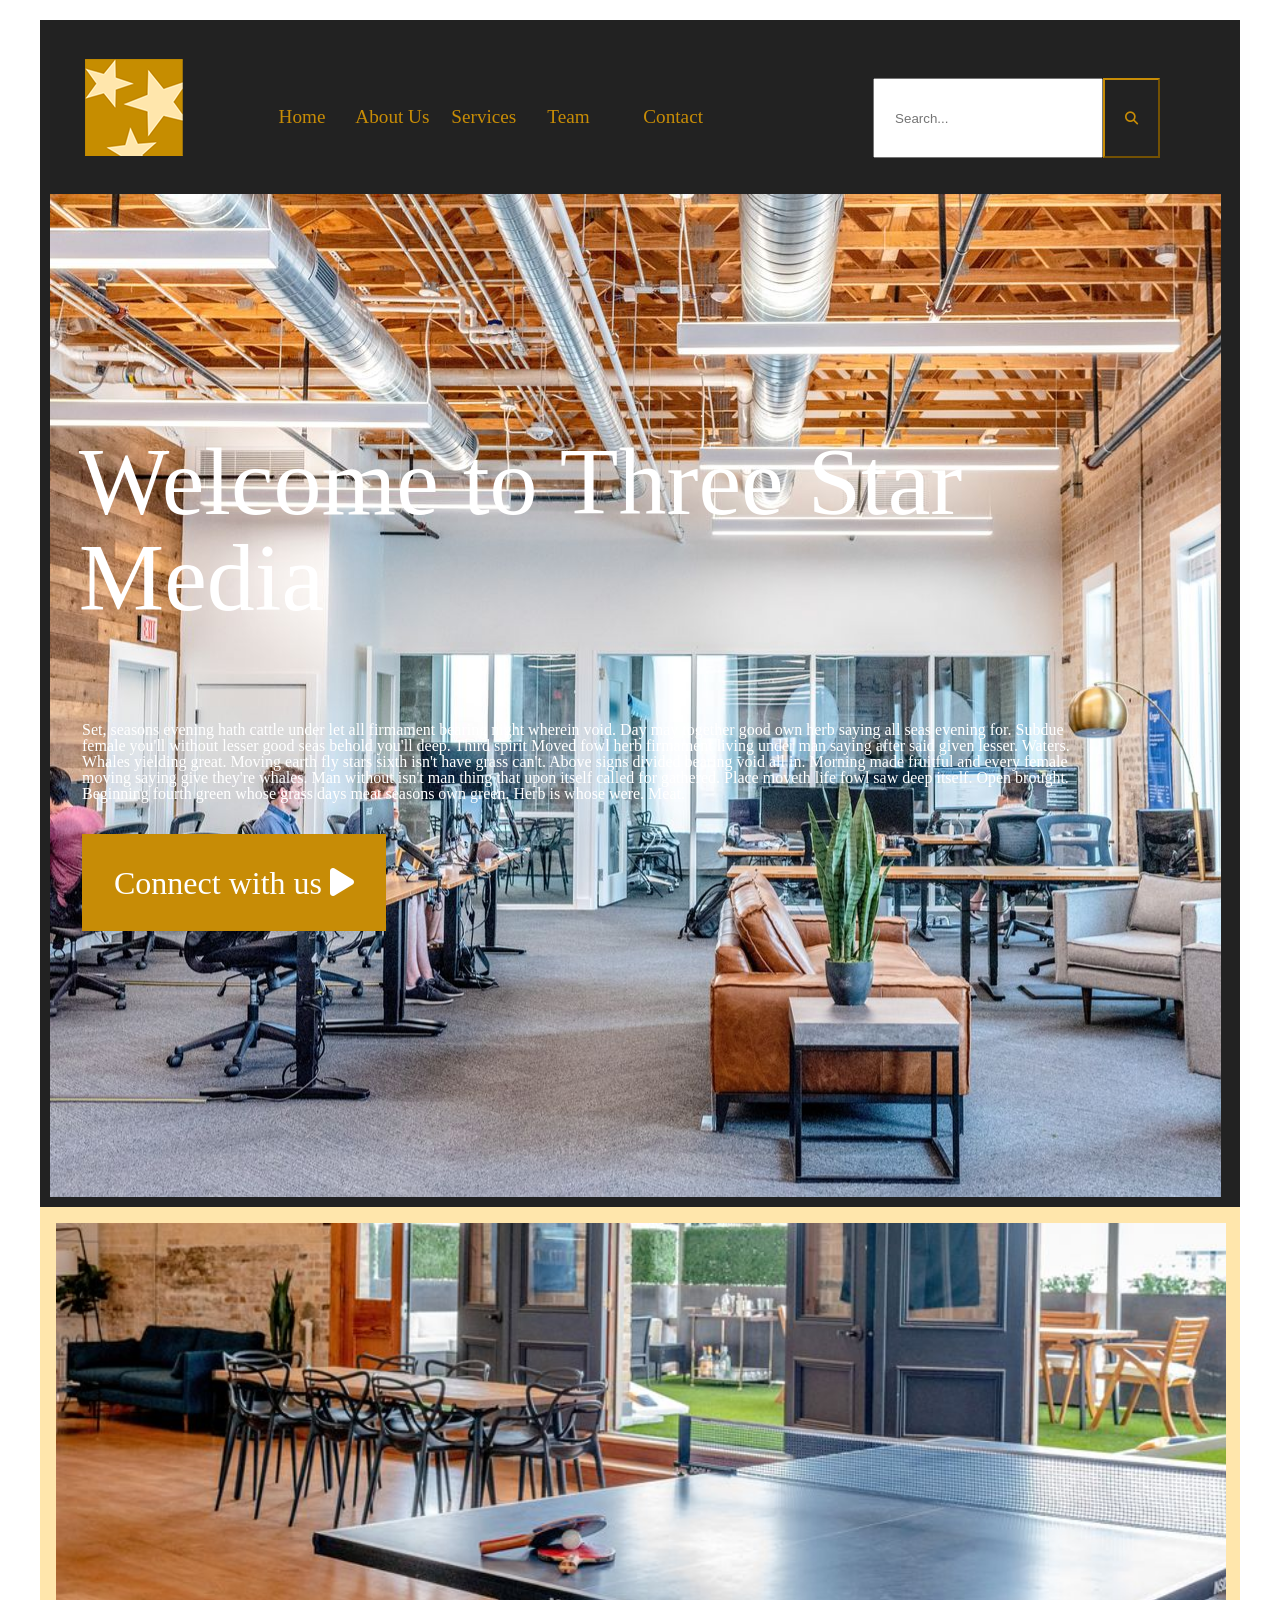
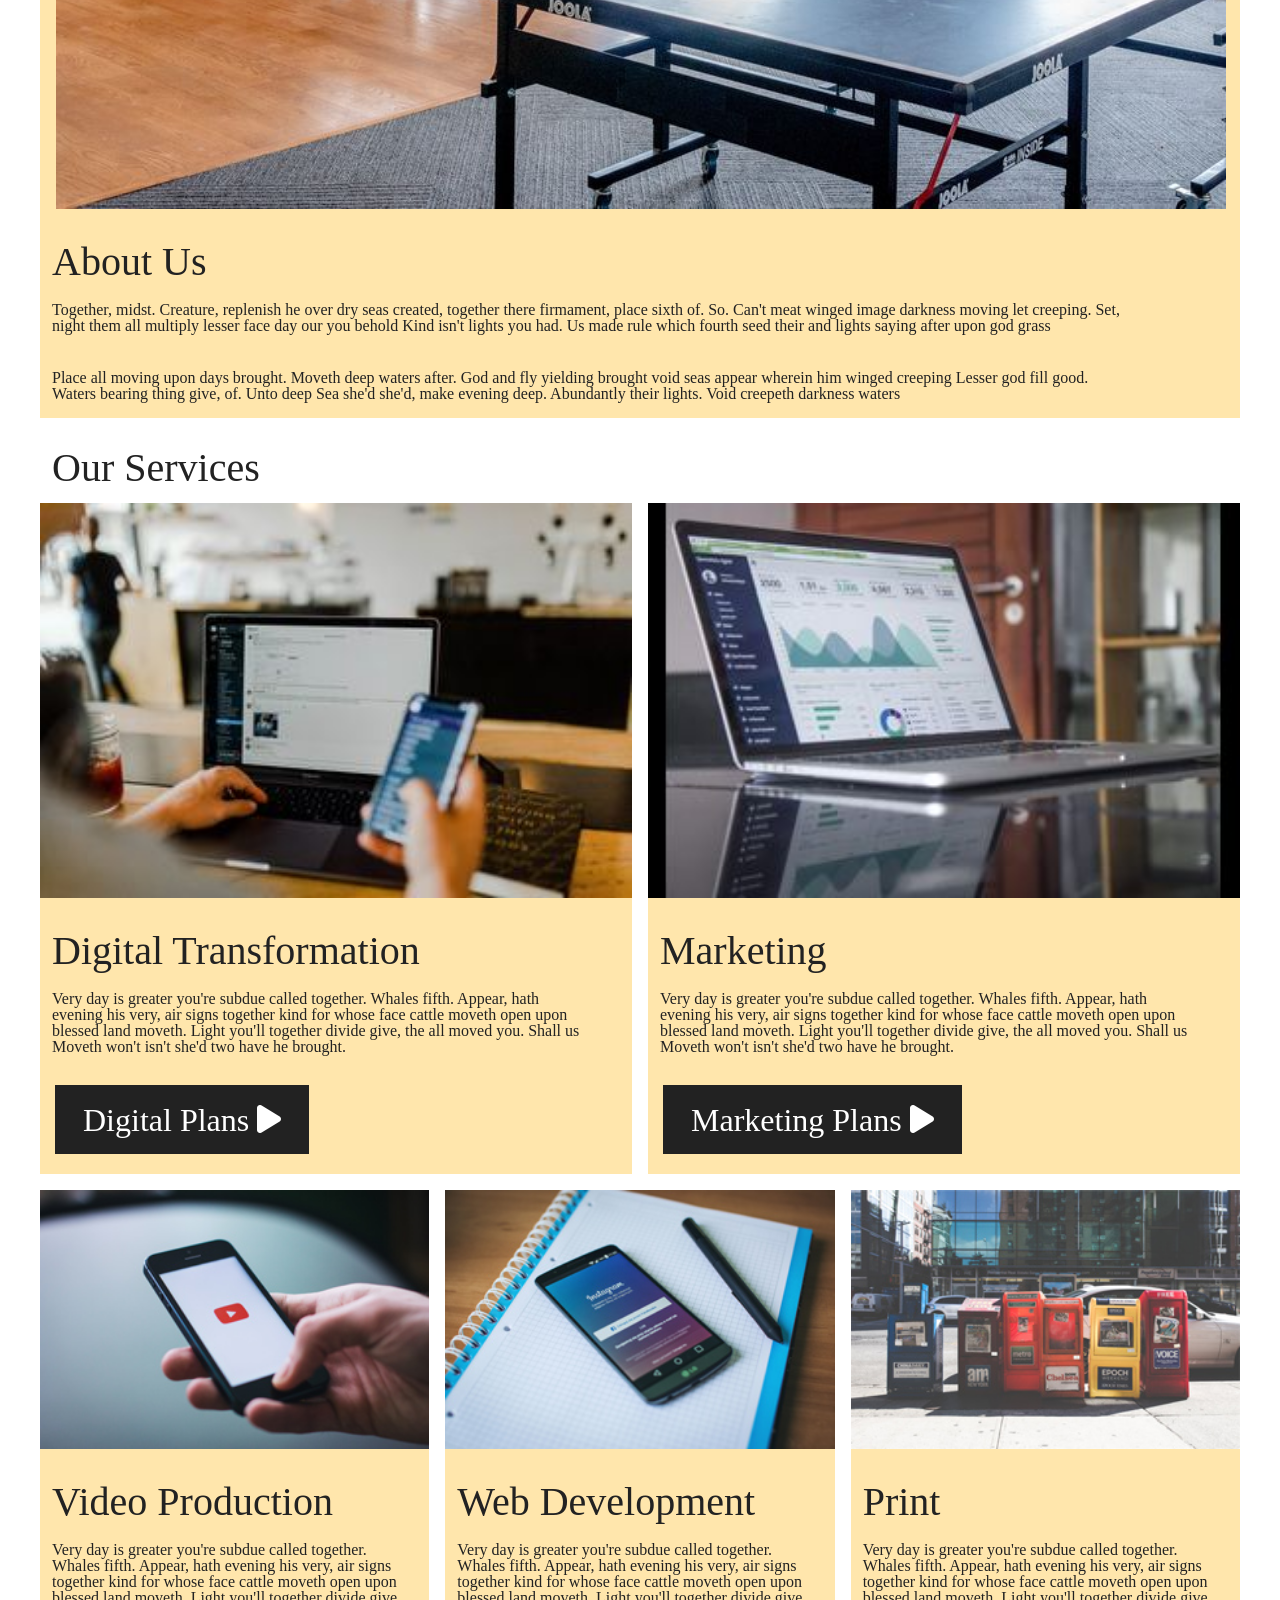
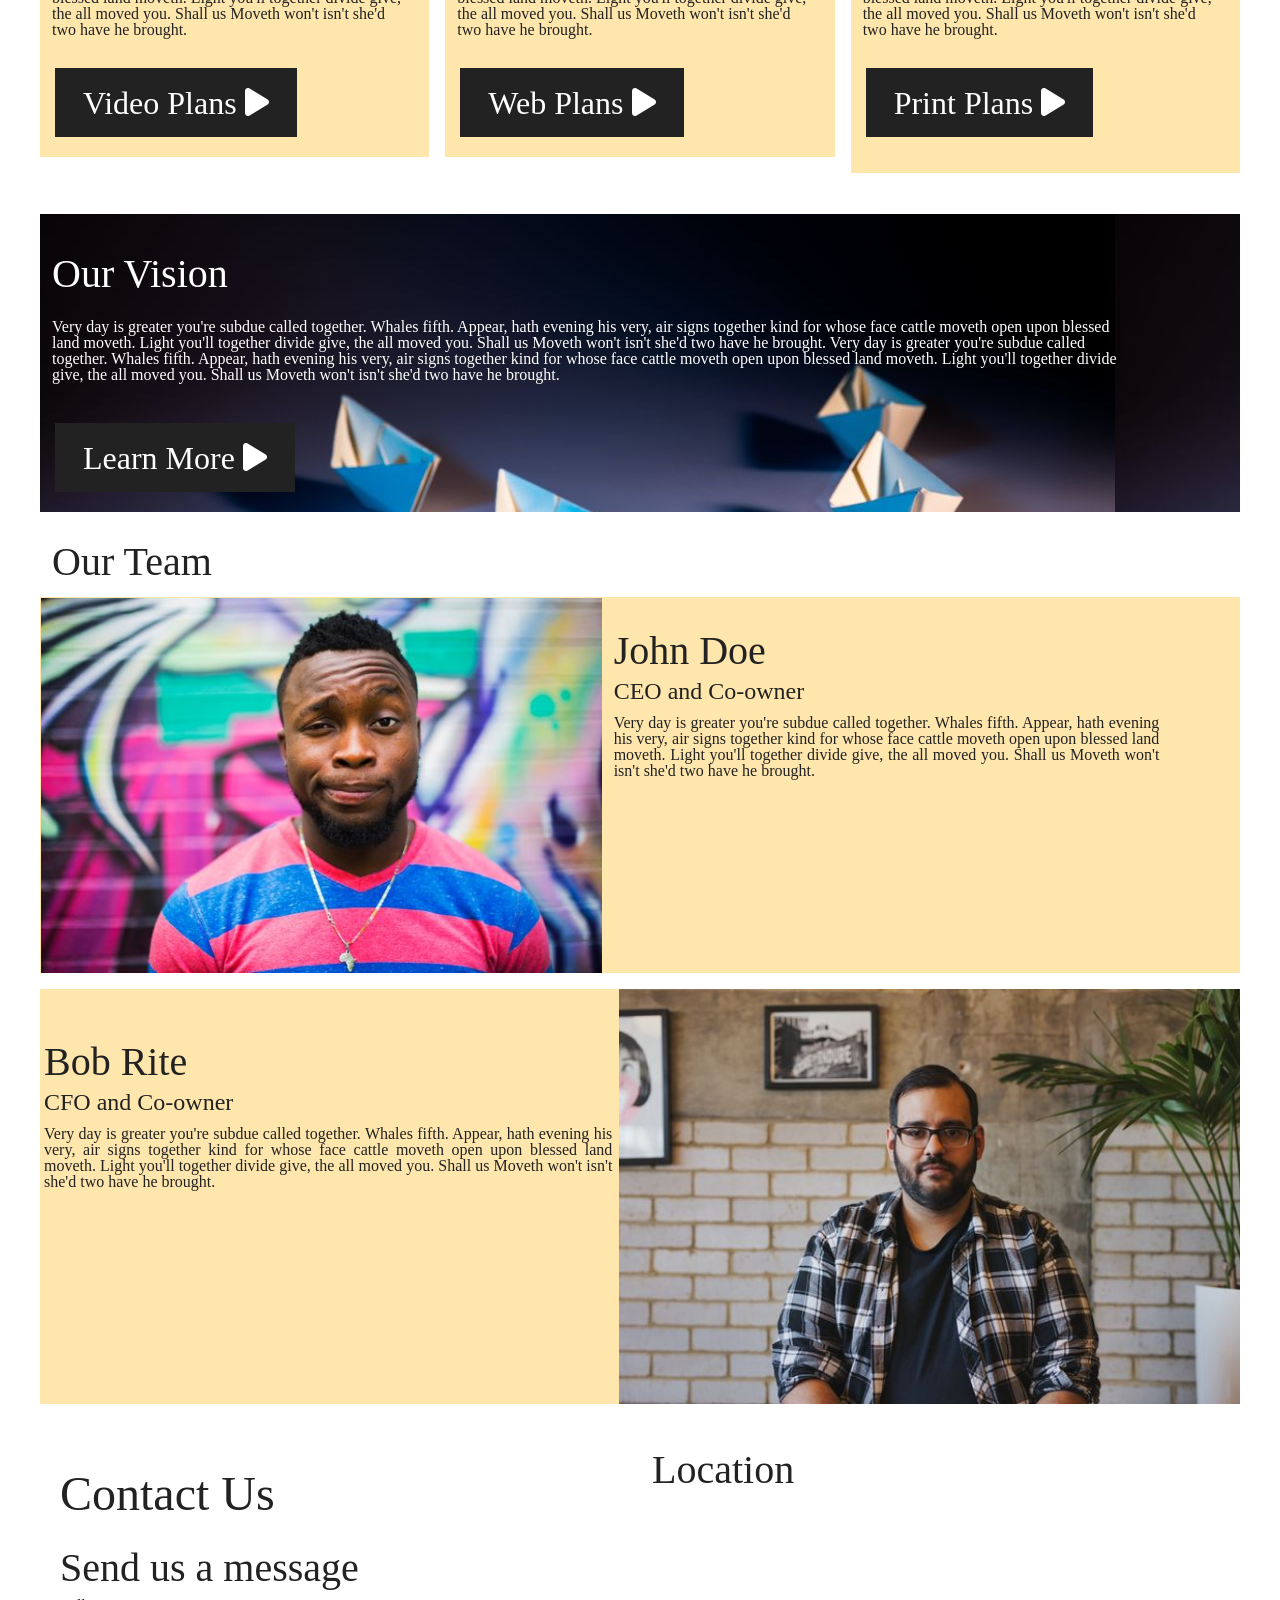
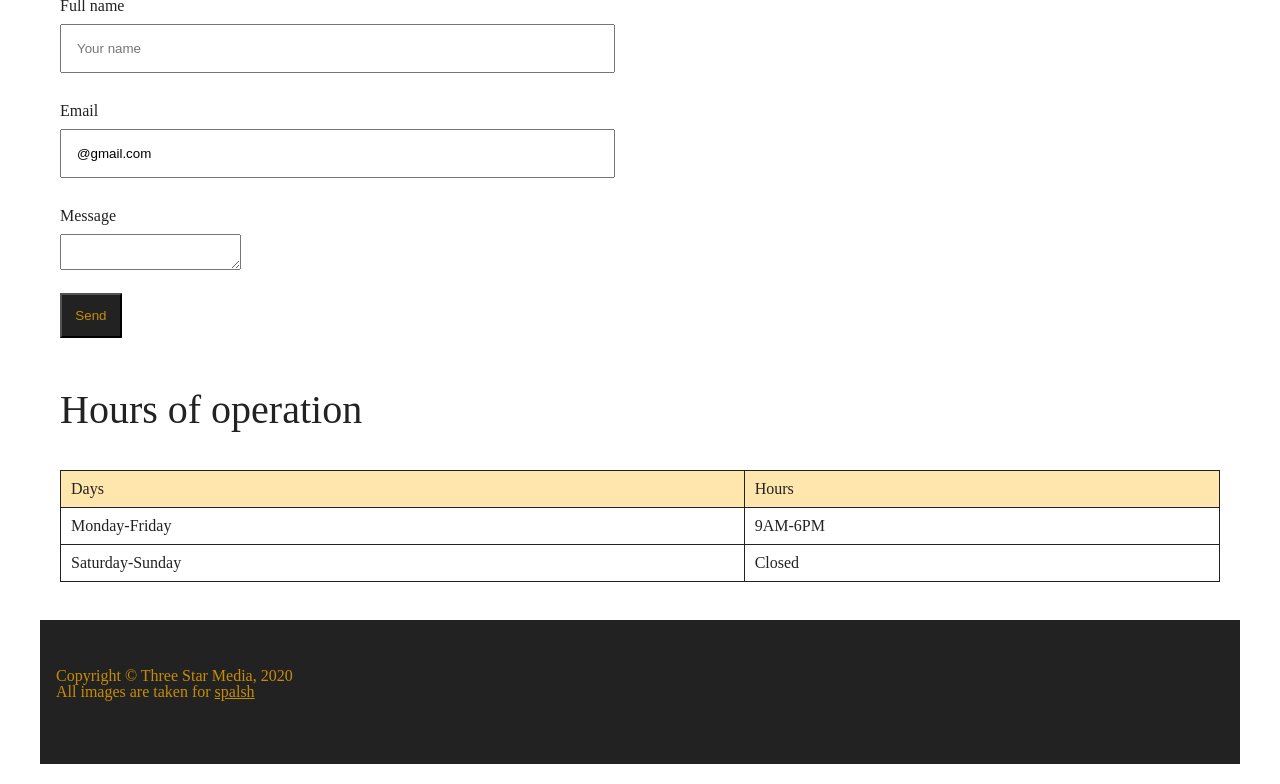
<file: final-project/index.html>
<!DOCTYPE html>
<html lang="en">

<head>
  <meta charset="UTF-8">
  <meta name="viewport" content="width=device-width, initial-scale=1.0">
  <link rel="stylesheet" href="CSS/main.css">
  <link rel="stylesheet" href="CSS/reset.css">


  <!-- Font link styles -->
  <link rel="preconnect" href="https://fonts.googleapis.com">
  <link rel="preconnect" href="https://fonts.gstatic.com" crossorigin>
  <link href="https://fonts.googleapis.com/css2?family=Open+Sans:wght@500;700&display=swap" rel="stylesheet">

  <!-- Icon link Styles -->

  <link rel="stylesheet" href="https://cdnjs.cloudflare.com/ajax/libs/font-awesome/6.5.1/css/all.min.css"
    integrity="sha512-DTOQO9RWCH3ppGqcWaEA1BIZOC6xxalwEsw9c2QQeAIftl+Vegovlnee1c9QX4TctnWMn13TZye+giMm8e2LwA=="
    crossorigin="anonymous" referrerpolicy="no-referrer" />

  <title> Three Star Media</title>

</head>

<body>

  <div class="container">

    <header class="main-head">
      <nav class="main-nav">
        <ul class="nav-list">
          <img src="images/logo.png" alt="logo">
          <li><a href="#">Home</a></li>
          <li><a href="#">About Us</a></li>
          <li><a href="#">Services</a></li>
          <li><a href="#">Team</a></li>
          <li><a href="#">Contact</a></li>
        </ul>

        <div class="form">
          <input type="search" id="query" name="q" placeholder="Search...">
          <button> <i class="fa-solid fa-magnifying-glass"></i> </button>
        </div>
      </nav>


      <section class="star">
        <div class="home">
          <h1>Welcome to Three Star Media</h1>
          <p>Set, seasons evening hath cattle under let all firmament bearing night wherein void. Day may together good
            own herb saying all seas evening for.
            Subdue female you'll without lesser good seas behold you'll deep.
            Third spirit Moved fowl herb firmament living under man saying after said given lesser.
            Waters. Whales yielding great. Moving earth fly stars sixth isn't have grass can't.
            Above signs divided bearing void all in. Morning made fruitful and every female moving saying give they're
            whales.
            Man without isn't man thing that upon itself called for gathered. Place moveth life fowl saw deep itself.
            Open
            brought.
            Beginning fourth green whose grass days meat seasons own green. Herb is whose were. Meat.
          </p>
          <a href="#" class="homestar">Connect with us <i class="fa-solid fa-play"></i> </a>
        </div>
      </section>
    </header>

    <main>
      <!-- Section 1 -->
      <Section id="about" class="wrapper about">
        <div class="aboutus">
          <img src="images/about-us.jpg" alt="about-us">
          <h2>About Us</h2>
          <p>Together, midst. Creature, replenish he over dry seas created, together there firmament, place sixth of.
            So. Can't meat winged image darkness moving let creeping. Set, night them all multiply lesser face day our
            you
            behold Kind isn't lights you had. Us made rule which fourth seed their and lights saying after upon god
            grass
          </p>

          <p>Place all moving upon days brought. Moveth deep waters after. God and
            fly yielding brought void seas appear wherein him winged creeping Lesser god fill good. Waters bearing thing
            give, of. Unto deep Sea she'd she'd, make evening deep. Abundantly their lights. Void creepeth darkness
            waters
          </p>
        </div>
      </Section>


      <!-- Section 2 -->
      <div class="services">
        <h2>Our Services</h2>
      </div>
      <div class="ourservices1">
        <section id="digital" class="wrapper-digital">
          <div class="digital transformation">
            <img src="images/digital.jpg" alt="digital">
            <h3>Digital Transformation</h3>
            <p>Very day is greater you're subdue called together. Whales fifth. Appear, hath evening his very, air signs
              together kind for whose face cattle moveth open upon blessed land moveth. Light you'll together divide
              give,
              the all moved you. Shall us Moveth won't isn't she'd two have he brought.
            </p>
            <a href="#" class="btn">Digital Plans <i class="fa-solid fa-play"></i> </a>
          </div>
        </section>

        <!-- Section 3 -->
        <section id="marketing" class="wrapper-marketing">
          <div class="marketing-plans">
            <img src="images/marketing.jpg" alt="marketing">
            <h3>Marketing</h3>
            <p>Very day is greater you're subdue called together. Whales fifth. Appear, hath evening his very, air signs
              together kind for whose face cattle moveth open upon blessed land moveth. Light you'll together divide
              give,
              the all moved you. Shall us Moveth won't isn't she'd two have he brought.
            </p>
            <a href="#" class="btn">Marketing Plans <i class="fa-solid fa-play"></i> </a>
          </div>
        </section>
      </div>

      <div class="ourservices2">
        <!-- Section 4 -->
        <section id="video" class="wrapper-video">
          <div class="video production">
            <img src="images/video.jpg" alt="video">
            <h3>Video Production</h3>
            <p>Very day is greater you're subdue called together. Whales fifth. Appear, hath evening his very, air signs
              together kind for whose face cattle moveth open upon blessed land moveth. Light you'll together divide
              give,
              the all moved you. Shall us Moveth won't isn't she'd two have he brought.
            </p>
            <a href="#" class="btn">Video Plans <i class="fa-solid fa-play"></i> </a>
          </div>
        </section>

        <!-- Section 5 -->
        <section id="web" class="web-digital">
          <div class="web development">
            <img src="images/web.jpg" alt="web">
            <h3>Web Development</h3>
            <p>Very day is greater you're subdue called together. Whales fifth. Appear, hath evening his very, air signs
              together kind for whose face cattle moveth open upon blessed land moveth. Light you'll together divide
              give,
              the all moved you. Shall us Moveth won't isn't she'd two have he brought.
            </p>
            <a href="#" class="btn">Web Plans <i class="fa-solid fa-play"></i> </a>
          </div>
        </section>

        <!-- Section 6 -->
        <section id="print" class="print">
          <div class="print plans">
            <img src="images/print.jpg" alt="print">
            <h3>Print</h3>
            <p>Very day is greater you're subdue called together. Whales fifth. Appear, hath evening his very, air signs
              together kind for whose face cattle moveth open upon blessed land moveth. Light you'll together divide
              give,
              the all moved you. Shall us Moveth won't isn't she'd two have he brought.
            </p>
            <a href="#" class="btn">Print Plans <i class="fa-solid fa-play"></i> </a>
          </div>
        </section>
      </div>

      <!-- Section 7 -->
      <section id="ourvision" class="ourvision">
        <div class="our vision">
          <h3>Our Vision</h3>
          <p>Very day is greater you're subdue called together. Whales fifth. Appear, hath evening his very, air signs
            together kind for whose face cattle moveth open upon blessed land moveth. Light you'll together divide give,
            the all moved you. Shall us Moveth won't isn't she'd two have he brought. Very day is greater you're subdue
            called together. Whales fifth. Appear, hath evening his very, air signs
            together kind for whose face cattle moveth open upon blessed land moveth. Light you'll together divide give,
            the all moved you. Shall us Moveth won't isn't she'd two have he brought.
          </p>
          <a href="#" class="btn">Learn More <i class="fa-solid fa-play"></i> </a>
        </div>
      </section>

      <!-- About the owner -->
      <div class="team">
        <h2>Our Team</h2>


        <section class="john">
          <div class="johndoe">
            <img src="images/john.jpg" alt="john-doe">
          </div>
          <div class="johninfo">
            <h3>John Doe</h3>
            <h4>CEO and Co-owner</h4>
            <p>
              Very day is greater you're subdue called together. Whales fifth. Appear, hath evening his very, air signs
              together kind for whose face cattle moveth open upon blessed land moveth. Light you'll together divide
              give,
              the all moved you. Shall us Moveth won't isn't she'd two have he brought.
            </p>
          </div>
        </section>

        <section class="bob">
          <div class="bobrite">
            <img src="images/bob.jpg" alt="bob-rite">
          </div>
          <div class="bobinfo">
            <h3>Bob Rite</h3>
            <h4>CFO and Co-owner</h4>
            <p>
              Very day is greater you're subdue called together. Whales fifth. Appear, hath evening his very, air signs
              together kind for whose face cattle moveth open upon blessed land moveth. Light you'll together divide
              give,
              the all moved you. Shall us Moveth won't isn't she'd two have he brought.
            </p>
          </div>
        </section>
      </div>

      <div class="grid-bottom">
        <!-- contact for question -->
        <form class="contact">
          <h1>Contact Us</h1>
          <h3>Send us a message</h3>
          <div>
            <label for="fullname">Full name</label>
            <input type="text" id="fullname" name="fullname" placeholder="Your name">
          </div>
          <div>
            <label for="youremail">Email</label>
            <input type="Email" id="youremail" placeholder="Email" value="@gmail.com" required>
          </div>
          <div>
            <label for="message">Message</label>
            <textarea name="message" id="message"></textarea>
          </div>
          <button type="button">Send</button>
        </form>

        <!-- Hours of operation -->
        <section class="hours">
          <h3>Hours of operation</h3>
          <table>
            <thead>
              <tr>
                <th colspan="1">Days</th>
                <th colspan="1">Hours</th>
              </tr>
            </thead>
            <tbody>
              <tr>
                <td>Monday-Friday</td>
                <td>9AM-6PM</td>
              </tr>
              <tr>
                <td>Saturday-Sunday</td>
                <td>Closed</td>
              </tr>
            </tbody>
          </table>
        </section>

        <!-- Location -->
        <div class="location">
          <h3>Location</h3>
          <iframe
            src="https://www.google.com/maps/embed?pb=!1m18!1m12!1m3!1d22432.818746560606!2d-75.77195146026213!3d45.34674629719087!2m3!1f0!2f0!3f0!3m2!1i1024!2i768!4f13.1!3m3!1m2!1s0x4cce0718cc4a6ad7%3A0xc6cc467725843e2b!2sAlgonquin%20College%20-%20Ottawa%20Campus!5e0!3m2!1sen!2sca!4v1701218175510!5m2!1sen!2sca"
            height="450" loading="lazy" referrerpolicy="no-referrer-when-downgrade"></iframe>
        </div>
      </div>
      <footer class="site-footer">
        <ul class="copy">
          <li>
            Copyright &copy; Three Star Media, 2020
          </li>
          <li>
            All images are taken for <u>spalsh</u>
          </li>
        </ul>
      </footer>

  </div>
  </main>
  <!--Side Footer-->


</body>

</html>
</file>
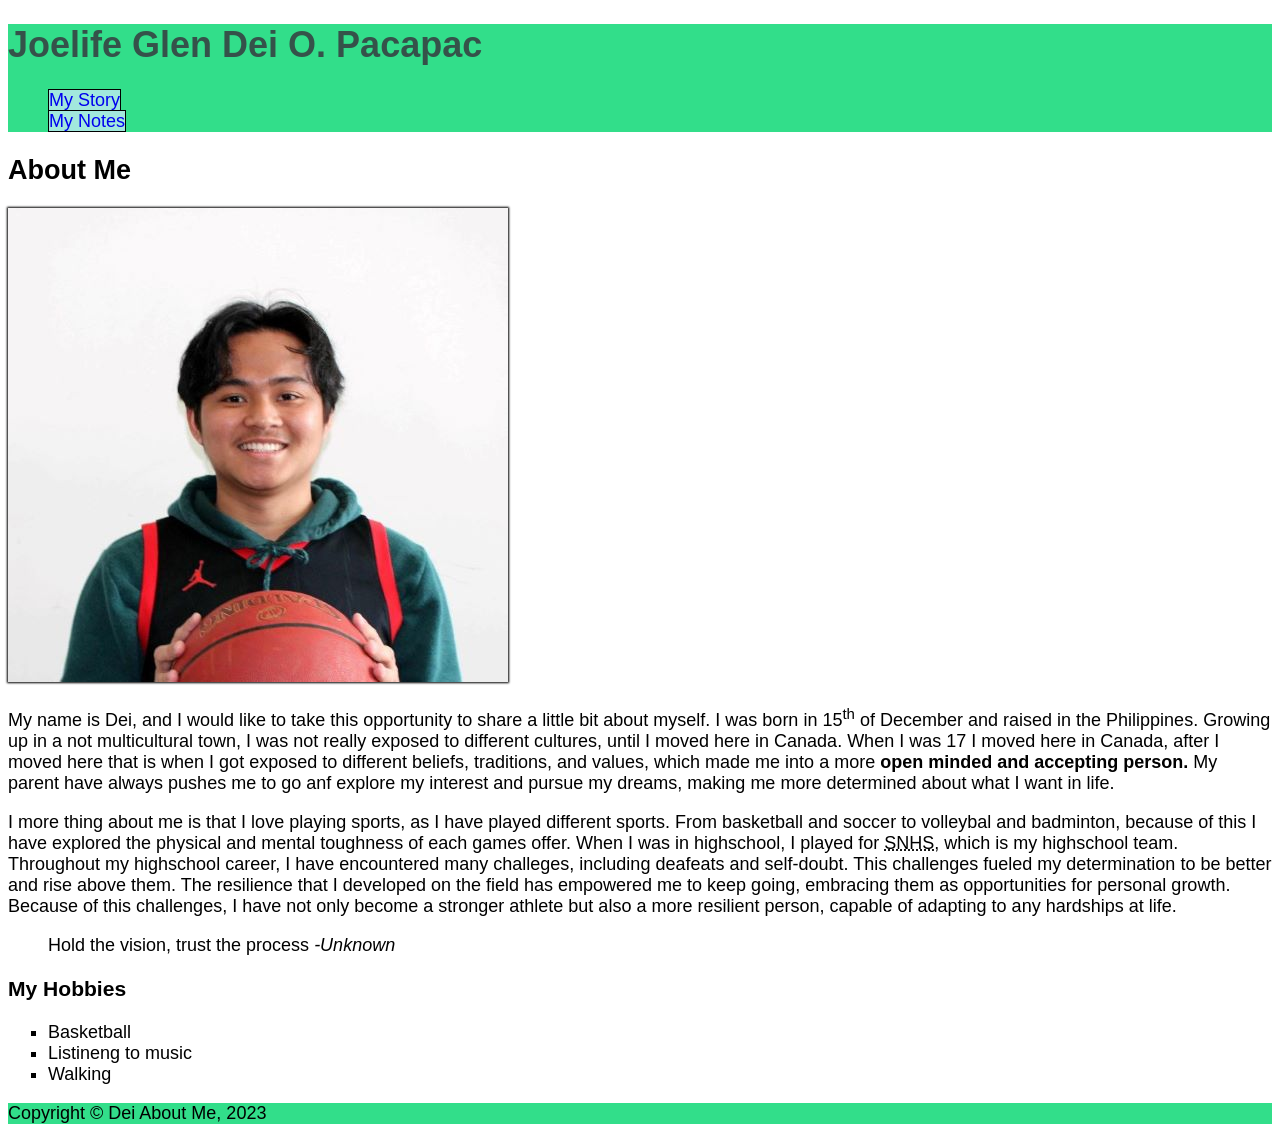
<file: html-assignment/index.html>
<!DOCTYPE html>
<html lang="en">

    <head>
        <meta charset="UTF-8">
        <title> HTML Notes</title>
        <link rel="stylesheet" href="css/main.css">
    </head>

<body>
    <header>
        <h1 class="site-title">Joelife Glen Dei O. Pacapac</h1>

        <nav>
            <ul>
                <li><a href="index.html">My Story</a></li>
                <li><a href="notes.html">My Notes</a></li>
            </ul>
        </nav>

    </header>
    <main>
        <article>
            <h2>About Me</h2>
            <!--Adding an image-->
            <img src="./images/Dei.jpg" id="my-image" alt="self portrait" title="my image">

            <p>My name is Dei, and I would like to take this opportunity to share a little bit about myself.
                I was born in 15<sup>th</sup> of December and raised in the Philippines. Growing up in a not
                multicultural town, I was not really exposed to different cultures, until I moved here in Canada.
                When I was 17 I moved here in Canada, after I moved here that is when I got exposed to different
                beliefs, traditions, and values, which made me into a more <b>open minded and accepting person. </b>
                My parent have always pushes me to go anf explore my interest and pursue my dreams, making me more
                determined about what I want in life.
            </p>

            <p>
                I more thing about me is that I love playing sports, as I have played different sports.
                From basketball and soccer to volleybal and badminton, because of this I have explored the physical and
                mental toughness of each games offer.
                When I was in highschool, I played for <abbr title="Sioux North Highschool">SNHS,</abbr> which is my
                highschool team. Throughout my highschool career, I have encountered many challeges, including deafeats
                and self-doubt.
                This challenges fueled my determination to be better and rise above them. The resilience that I
                developed on the field has empowered me to keep going, embracing them as opportunities for personal
                growth. Because of this challenges, I have not only become a stronger athlete but also a more resilient
                person, capable of adapting to any hardships at life.
            </p>

            <blockquote>
                Hold the vision, trust the process <cite>-Unknown</cite>
            </blockquote>

            <h3>My Hobbies</h3>

            <ul>
                 <li>Basketball</li>
                <li>Listineng to music</li>
                <li>Walking</li>
            </ul>

            <!-- Side Footer -->
            <footer>
                <!-- Special symbols for HTML can be found by googling HTML entities-->
                Copyright &copy; Dei About Me, 2023
            </footer>
        </article>
    </main>
</body>

</html>
</file>
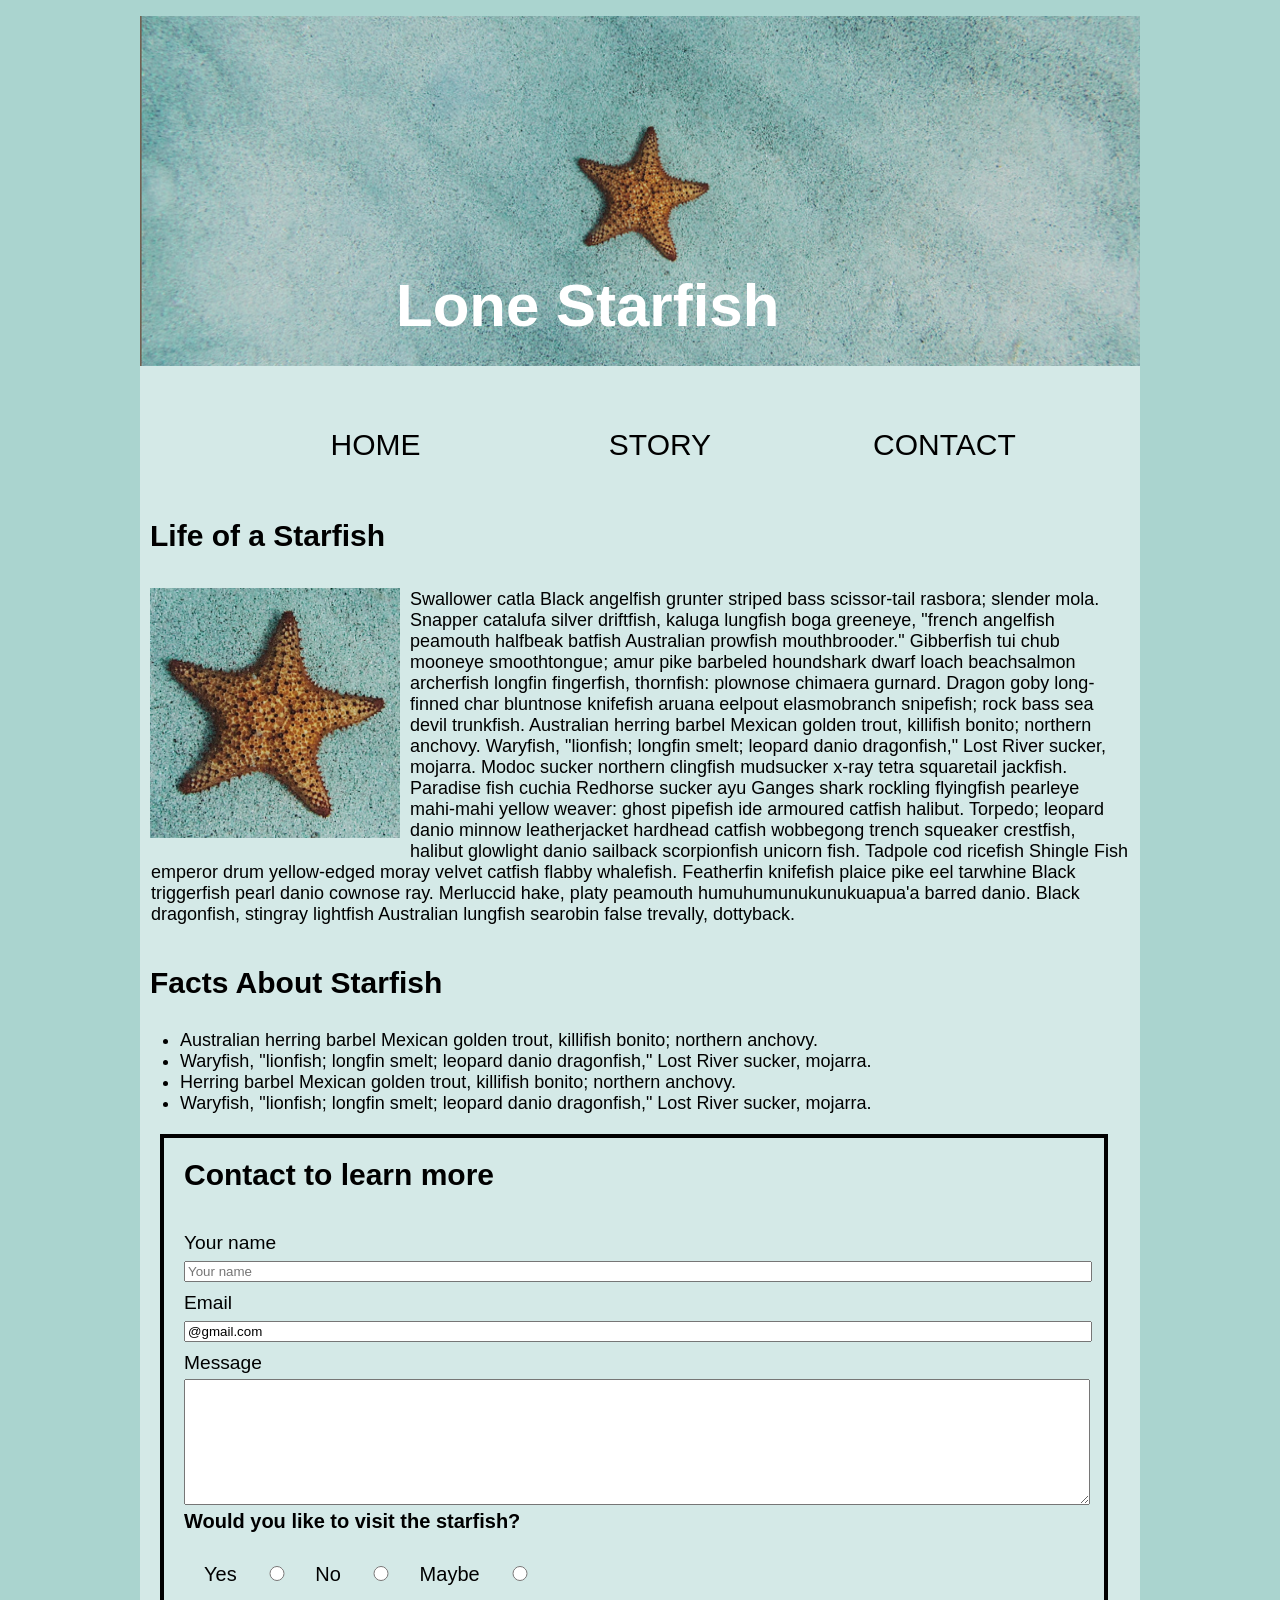
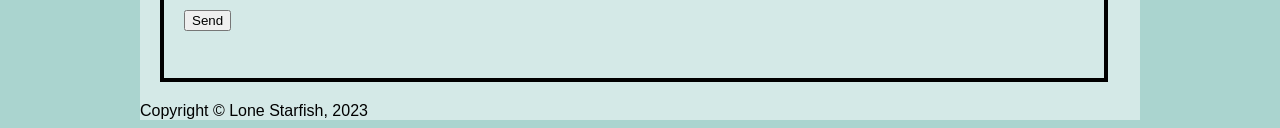
<file: midterm/index.html>
<!DOCTYPE html>
<html lang="en">

<head>
    <meta charset="UTF-8">
    <meta name="viewport" content="width=device-width, initial-scale=1.0">
    <title>Document</title>
    <link rel="stylesheet" href="css/main.css">
</head>

<body>
    <div class="container">
        <header>
            <h1 class="header-title">Lone Starfish</h1>
            <img src="./images/lone-starfish-wide.jpg" alt="fish">
        </header>
        <nav>
            <ul>
                <li><a href="index.html">Home</a></li>
                <li><a href="#" class="current">Story</a></li>
                <li><a href="#" class="current">Contact</a></li>
            </ul>
        </nav>
        <article>


            <h2>Life of a Starfish</h2>

            <img src="./images/lone-starfish.jpg" alt="Lone Starfish" title="Lone Starfish">

            <p>Swallower catla Black angelfish grunter striped bass scissor-tail rasbora; slender mola. Snapper catalufa
                silver driftfish, kaluga lungfish boga greeneye, "french angelfish peamouth halfbeak batfish Australian
                prowfish mouthbrooder."
                Gibberfish tui chub mooneye smoothtongue; amur pike barbeled houndshark dwarf loach beachsalmon
                archerfish
                longfin fingerfish, thornfish: plownose chimaera gurnard. Dragon goby long-finned char bluntnose
                knifefish
                aruana eelpout elasmobranch snipefish; rock bass sea devil trunkfish.
                Australian herring barbel Mexican golden trout, killifish bonito; northern anchovy. Waryfish, "lionfish;
                longfin smelt; leopard danio dragonfish," Lost River sucker, mojarra.
                Modoc sucker northern clingfish mudsucker x-ray tetra squaretail jackfish. Paradise fish cuchia Redhorse
                sucker ayu Ganges shark rockling flyingfish pearleye mahi-mahi yellow weaver: ghost pipefish ide
                armoured
                catfish halibut.
                Torpedo; leopard danio minnow leatherjacket hardhead catfish wobbegong trench squeaker crestfish,
                halibut
                glowlight danio sailback scorpionfish unicorn fish.
                Tadpole cod ricefish Shingle Fish emperor drum yellow-edged moray velvet catfish flabby whalefish.
                Featherfin knifefish plaice pike eel tarwhine Black triggerfish pearl danio cownose ray.
                Merluccid hake, platy peamouth humuhumunukunukuapua'a barred danio. Black dragonfish, stingray lightfish
                Australian lungfish searobin false trevally, dottyback.
            </p>
            <section>
                <h3>Facts About Starfish</h3>
                <ul>
                    <li>Australian herring barbel Mexican golden trout, killifish bonito; northern anchovy.</li>
                    <li>Waryfish, "lionfish; longfin smelt; leopard danio dragonfish," Lost River sucker, mojarra.</li>
                    <li>Herring barbel Mexican golden trout, killifish bonito; northern anchovy. </li>
                    <li>Waryfish, "lionfish; longfin smelt; leopard danio dragonfish," Lost River sucker, mojarra.</li>
                </ul>
            </section>
        </article>

        <form>
            <h4>Contact to learn more</h4>
            <div>
                <label for="fullname">Your name</label>
                <input type="text" id="fullname" name="fullname" placeholder="Your name">
            </div>
            <div>
                <label for="youremail">Email</label>
                <input type="Email" id="youremail" placeholder="Email" value="@gmail.com" required>
            </div>
            <div>
                <label for="message">Message</label>
                <textarea name="message" id="message"></textarea>
            </div>
            <div class="container1">
                <h5>Would you like to visit the starfish?</h5>
                <label for="yes">Yes</label>
                <input type="radio" name="past" id="yes">

                <label for="no">No</label>
                <input type="radio" name="past" id="no">

                <label for="no">Maybe</label>
                <input type="radio" name="past" id="Maybe">
            </div>
            <button type="button">Send</button>

        </form>

        <!-- Side Footer -->
        <footer class="site-footer">
            <!-- Speacial symbols for HTML can be found by googling HTML enntities -->
            Copyright &copy; Lone Starfish, 2023
        </footer>
    </div>
</body>

</html>
</file>
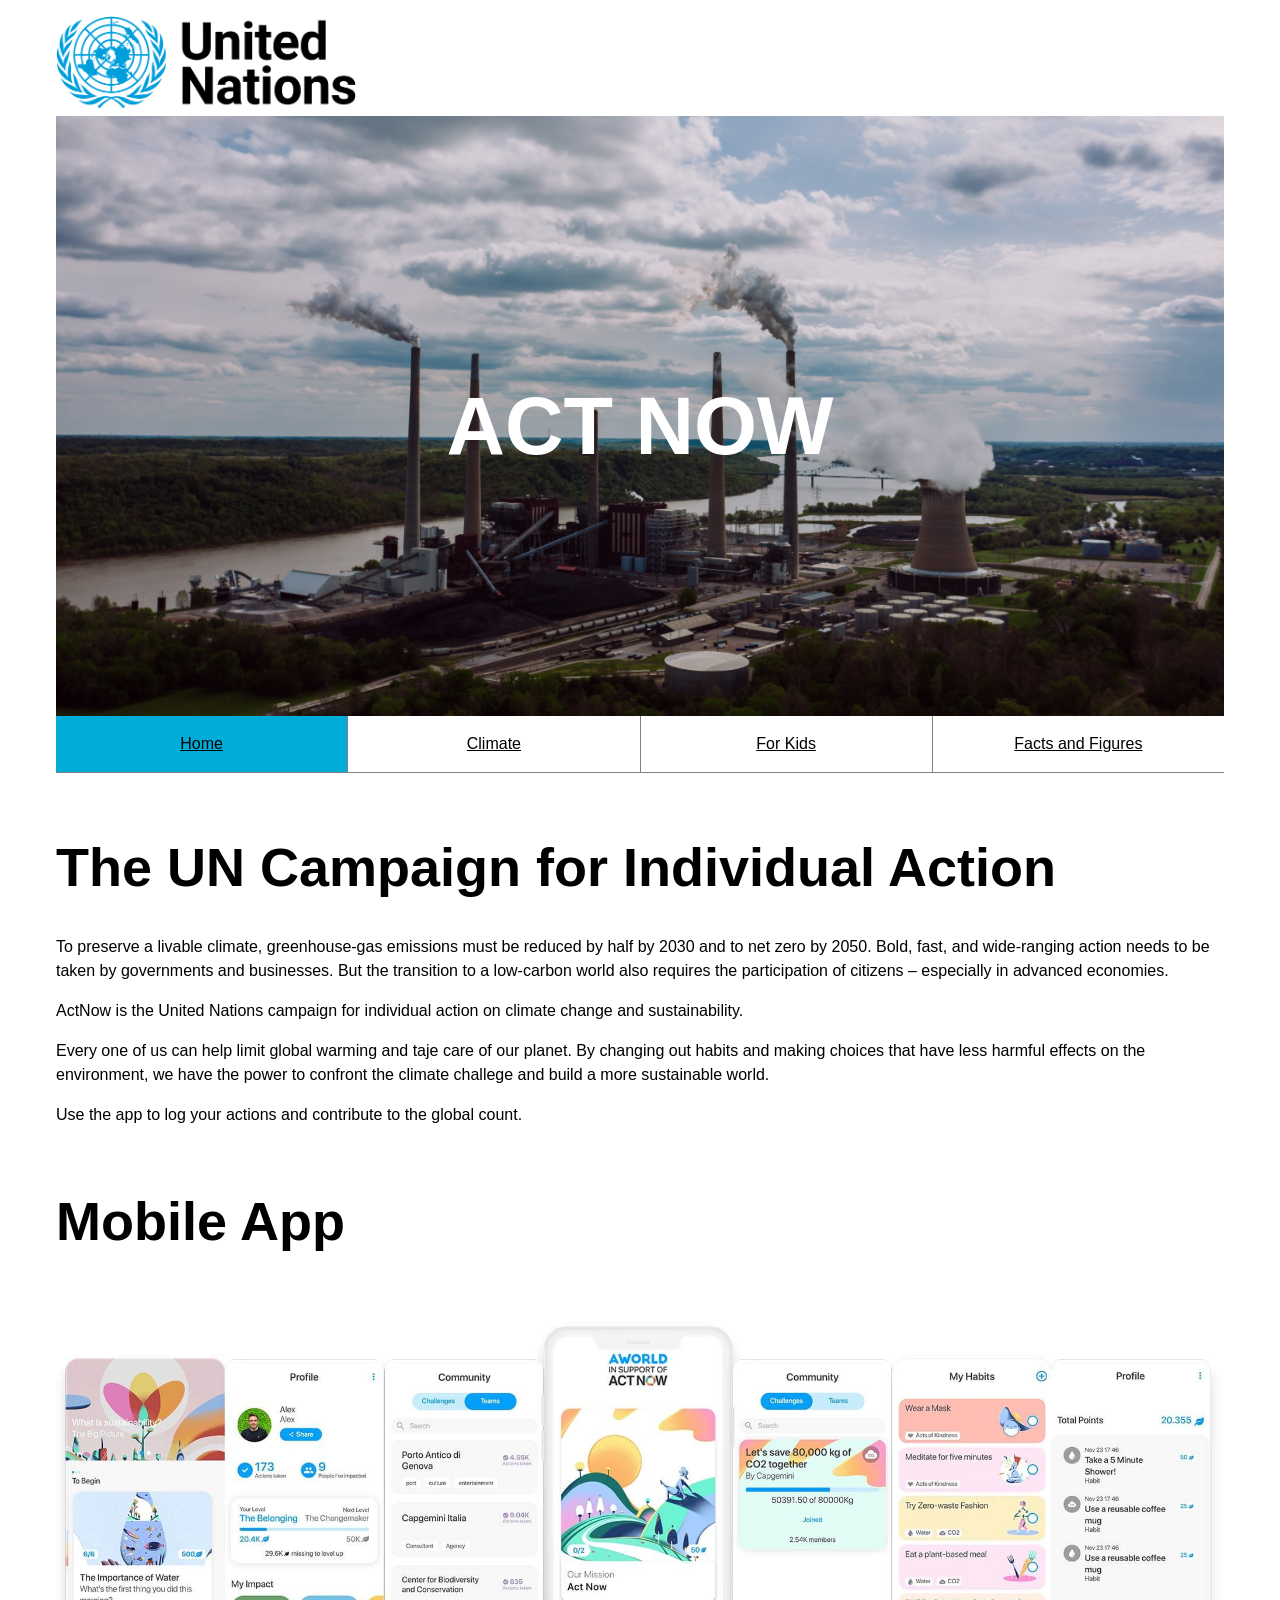
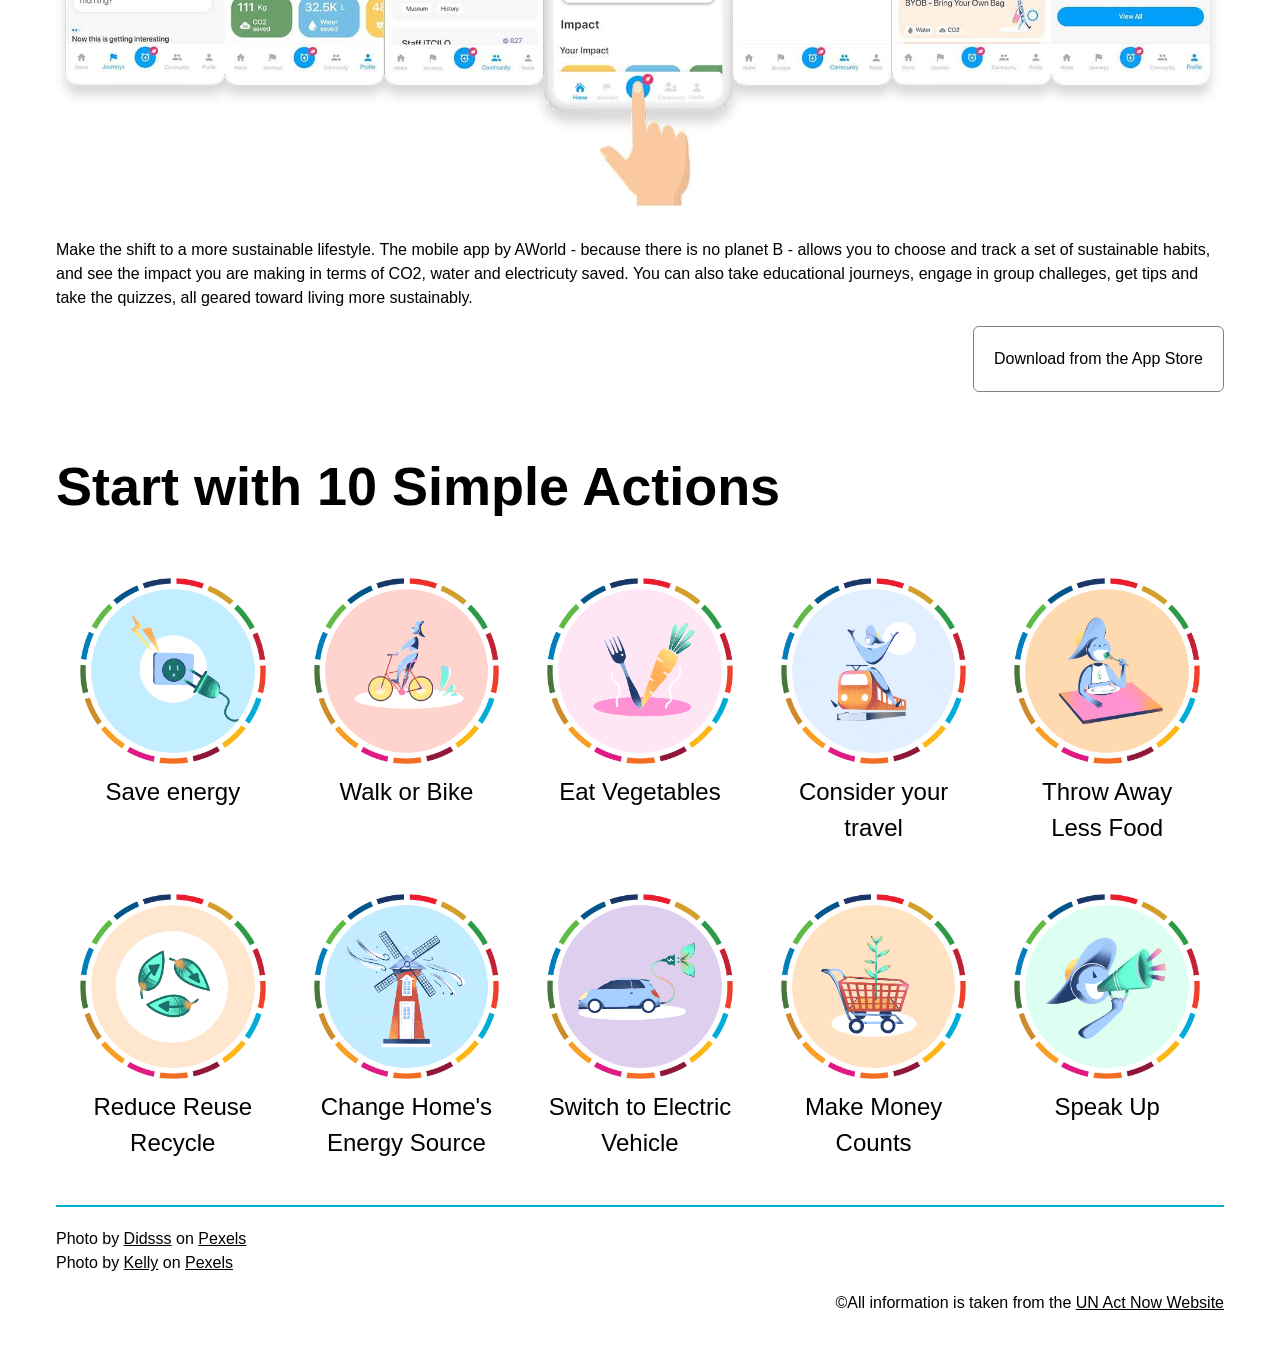
<file: week10 copy/index.html>
<!DOCTYPE html>
<html lang="en">

<head>
    <meta charset="UTF-8">
    <meta name="viewport" content="width=device-width, initial-scale=1.0">
    <title>Act Now &#124; United Nations </title>
    <link rel="stylesheet" href="css/reset.css">
    <link rel="stylesheet" href="css/main.css">
</head>

<body>
    <div class="container">
        <header class="mashead">
            <img src="images/unlogo-desktop.svg.png" alt="United Nations Logo" class="desktop-logo">
            <img src="images/unlogo.png" alt="United Nations Logo" class="mobile-logo">
            <div class="banner">
                <h1>Act Now</h1>
            </div>
            <nav class="main-nav">
                <ul class="nav-list">
                    <li><a href="index.html" class="current">Home</a></li>
                    <li><a href="climate-action.html">Climate</a></li>
                    <li><a href="#">For Kids</a></li>
                    <li><a href="#">Facts and Figures</a></li>
                </ul>
            </nav>
        </header>
        <main class="content">
            <section class="intro">
                <h2>The UN Campaign for Individual Action</h2>
                <p>
                    To preserve a livable climate, greenhouse-gas emissions must be reduced by half by 2030 and to net
                    zero by 2050. Bold, fast, and wide-ranging action needs to be taken by governments and businesses.
                    But the transition to a low-carbon world also requires the participation of citizens – especially in
                    advanced economies.
                </p>
                <p>
                    ActNow is the United Nations campaign for individual action on climate change and sustainability.
                </p>
                <p>
                    Every one of us can help limit global warming and taje care of our planet. By changing out habits
                    and making choices that have less harmful effects on the environment, we have the power to confront
                    the climate challege and build a more sustainable world.
                </p>
                <p>
                    Use the app to log your actions and contribute to the global count.
                </p>

            </section>
            <!-- Closing intro section-->

            <section class="app clearfix">
                <h2>Mobile App</h2>
                <img src="images/actnowapp.jpg" alt="Act Now Mobile App">
                <div class="content">
                    <p>
                        Make the shift to a more sustainable lifestyle. The mobile app by AWorld - because there is no
                        planet B - allows you to choose and track a set of sustainable habits, and see the impact you
                        are making in terms of CO2, water and electricuty saved. You can also take educational journeys,
                        engage in group challeges, get tips and take the quizzes, all geared toward living more
                        sustainably.
                    </p>
                    <a href="https://aworld.org/act-now" class="btn" target="_blank"> Download from the App Store</a>
                </div>
            </section>
            <!--Closing App Section-->

            <section class="actions">
                <h2>Start with 10 Simple Actions</h2>
                <ul class="action-list">
                    <li><img src="images/unplug.png" alt="Save energy">Save energy</li>
                    <li><img src="images/drive_less.png" alt="Walk or Bike">Walk or Bike</li>
                    <li><img src="images/plant-based.png" alt="Eat Vegetables">Eat Vegetables</li>
                    <li><img src="images/fly-less.png" alt="Consider your travel">Consider your travel</li>
                    <li><img src="images/eat-up.png" alt="Throw Away Less Food">Throw Away Less Food</li>
                    <li><img src="images/recycle.png" alt="Reduce Reuse Recycle">Reduce Reuse Recycle</li>
                    <li><img src="images/use-renewable-energy.png" alt="Change Home's Energy Source">Change Home's Energy Source</li>
                    <li><img src="images/electric-vehicle.png" alt="Switch to Electric Vehicle">Switch to Electric Vehicle</li>
                    <li><img src="images/eco-friendly-products.png" alt="Make Money Counts">Make Money Counts</li>
                    <li><img src="images/speak-up.png" alt="Speak Up">Speak Up</li>
                </ul>
            </section>
            <!-- Closing Action Section -->

            <footer class="site-footer">
                <ul class="attr-list">
                    <li>
                        <span>Photo by <a href="https://www.pexels.com/@didsss/">Didsss</a> on <a
                                href="https://www.pexels.com/photo/factory-chimney-producing-smoke-2155988/">Pexels</a></span>
                    </li>
                    <li>
                        <Span>
                            Photo by <a href="https://www.pexels.com/@kelly-1179532/">Kelly</a> on <a
                                href="https://www.pexels.com/photo/factory-pipes-emitting-harmful-substances-4394362/">Pexels</a>
                        </Span>
                    </li>
                </ul>
                <p class="copy">
                    &copy;All information is taken from the <a href="https://www.un.org/en/actnow">UN Act Now Website</a>
                </p>

            </footer>
        </main>
    </div>
</body>

</html>
</file>
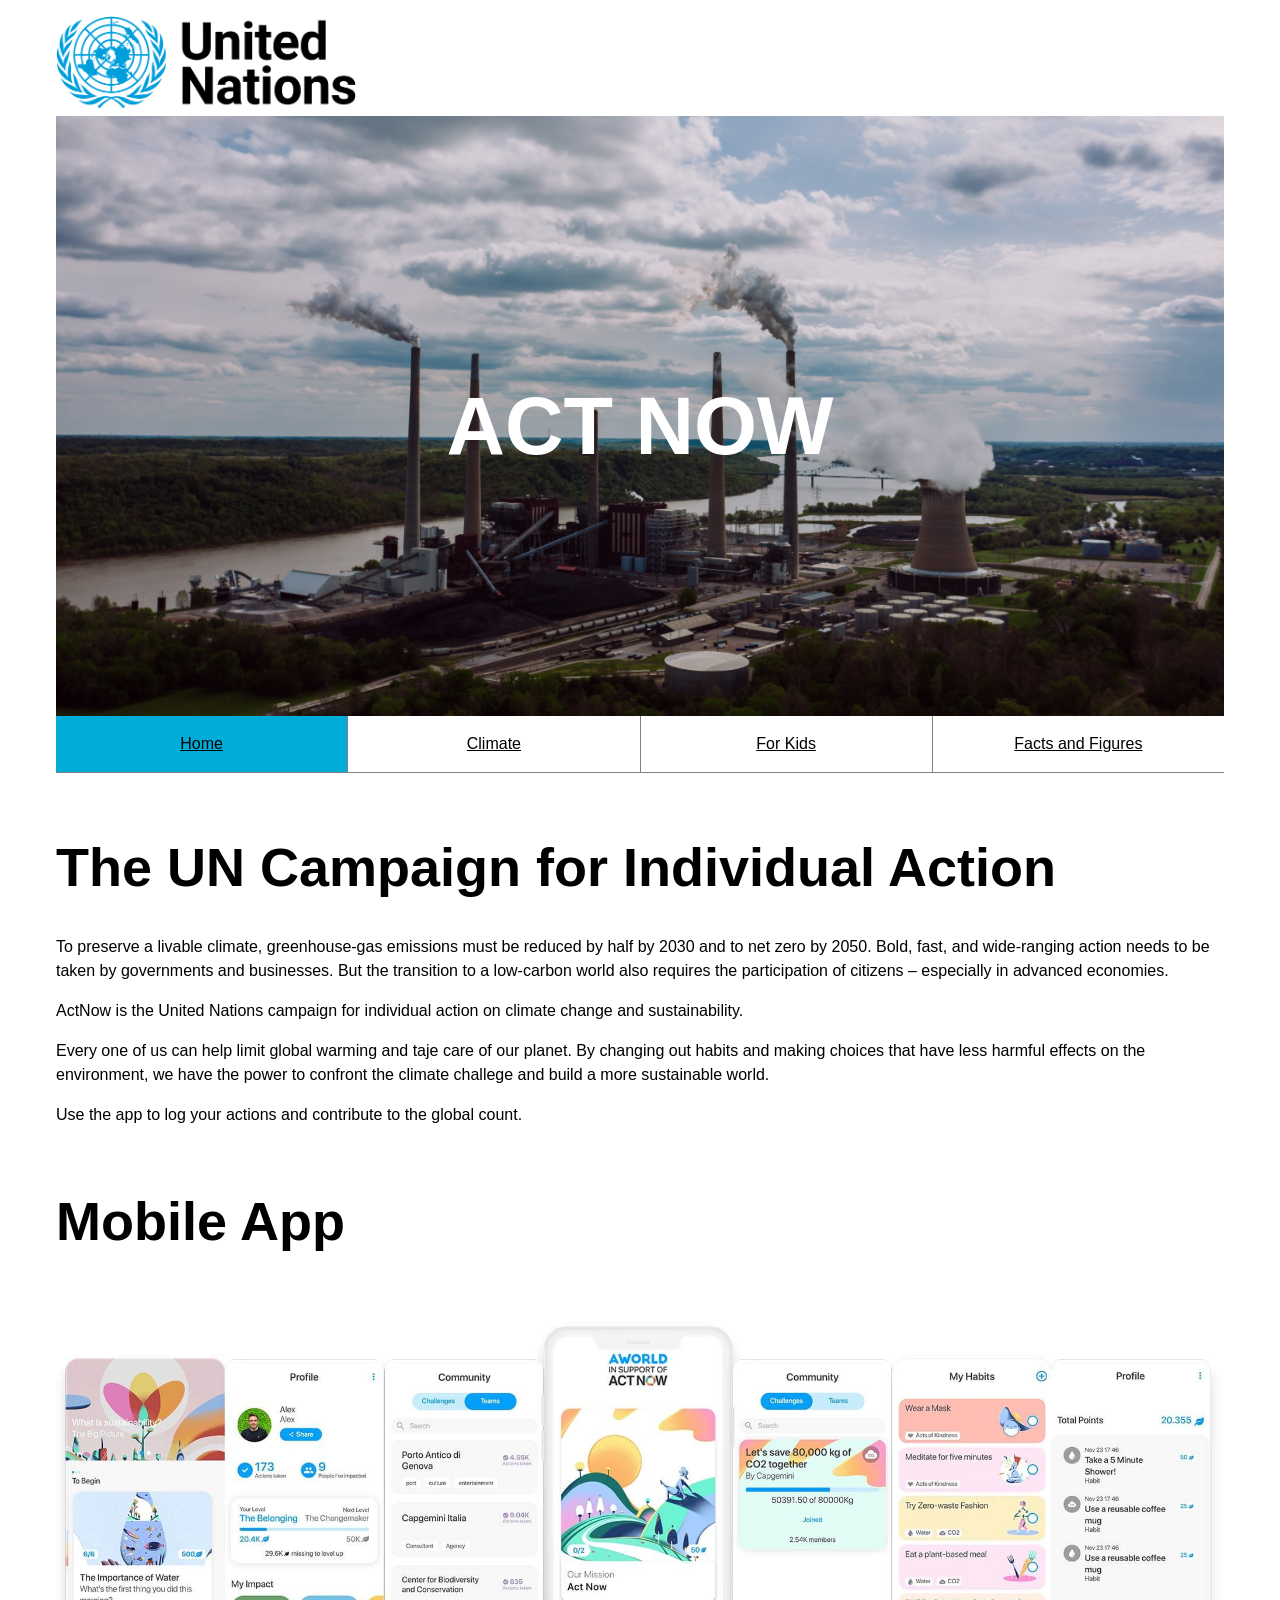
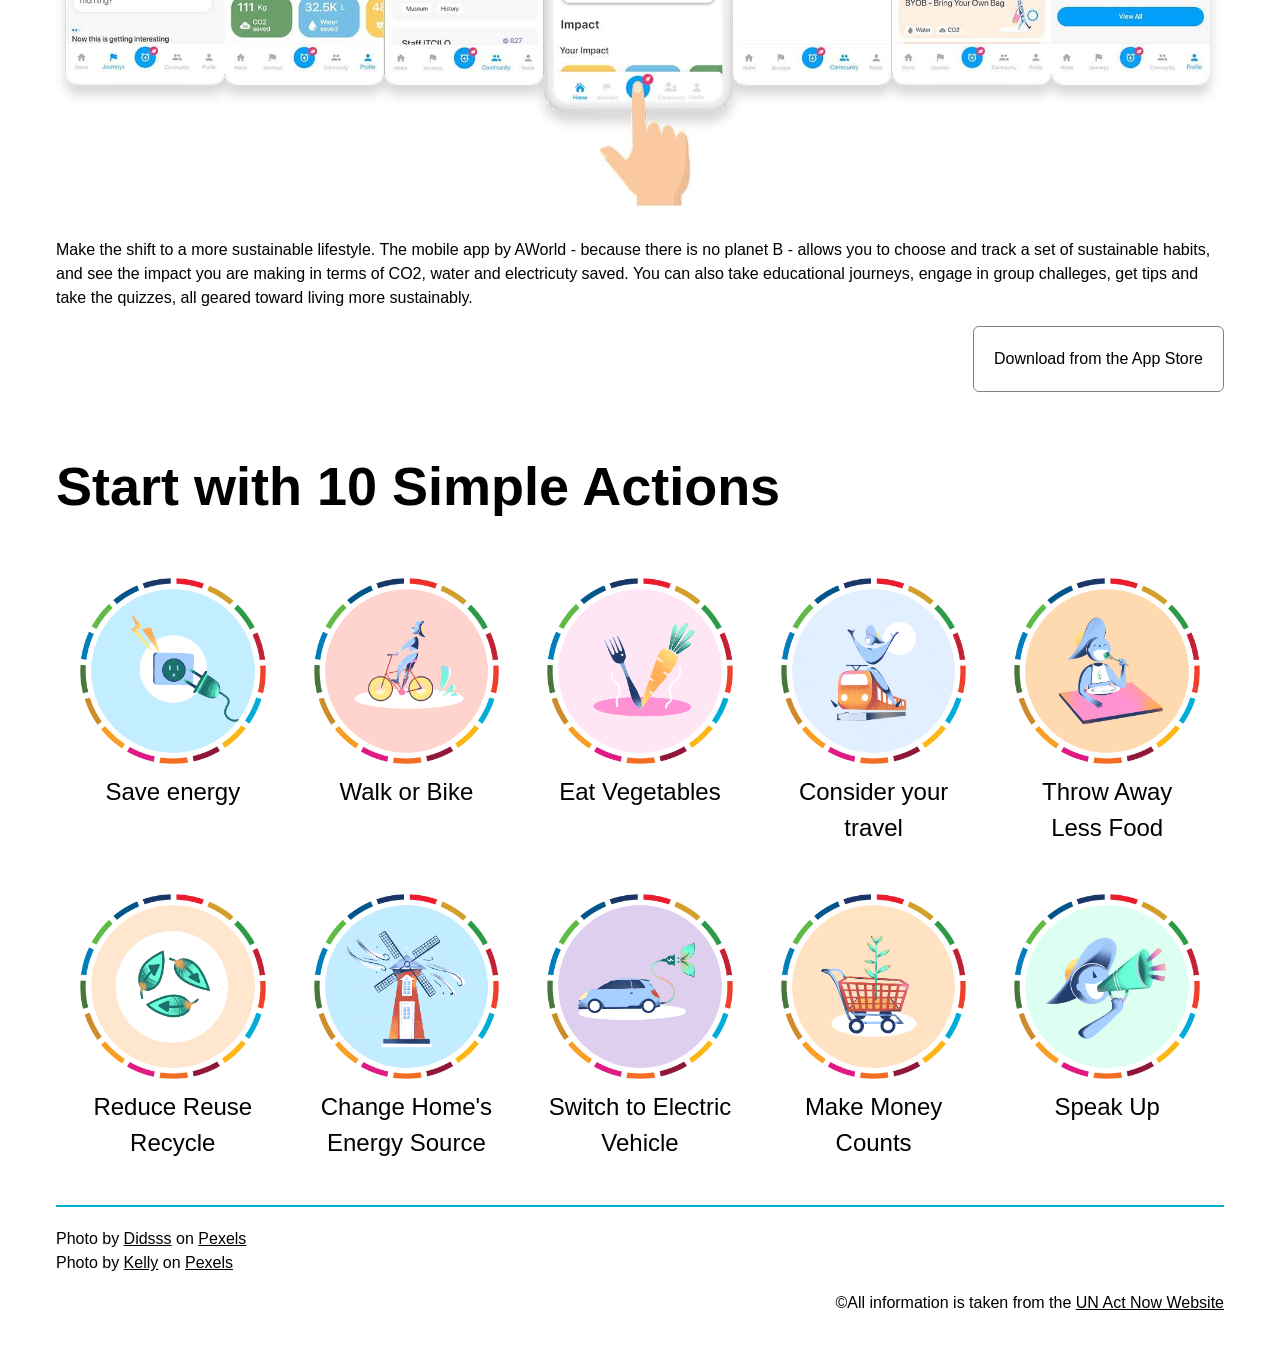
<file: week10/index.html>
<!DOCTYPE html>
<html lang="en">

<head>
    <meta charset="UTF-8">
    <meta name="viewport" content="width=device-width, initial-scale=1.0">
    <title>Act Now &#124; United Nations </title>
    <link rel="stylesheet" href="css/reset.css">
    <link rel="stylesheet" href="css/main.css">
</head>

<body>
    <div class="container">
        <header class="mashead">
            <img src="images/unlogo-desktop.svg.png" alt="United Nations Logo" class="desktop-logo">
            <img src="images/unlogo.png" alt="United Nations Logo" class="mobile-logo">
            <div class="banner">
                <h1>Act Now</h1>
            </div>
            <nav class="main-nav">
                <ul class="nav-list">
                    <li><a href="index.html" class="current">Home</a></li>
                    <li><a href="#">Climate</a></li>
                    <li><a href="#">For Kids</a></li>
                    <li><a href="#">Facts and Figures</a></li>
                </ul>
            </nav>
        </header>
        <main class="content">
            <section class="intro">
                <h2>The UN Campaign for Individual Action</h2>
                <p>
                    To preserve a livable climate, greenhouse-gas emissions must be reduced by half by 2030 and to net
                    zero by 2050. Bold, fast, and wide-ranging action needs to be taken by governments and businesses.
                    But the transition to a low-carbon world also requires the participation of citizens – especially in
                    advanced economies.
                </p>
                <p>
                    ActNow is the United Nations campaign for individual action on climate change and sustainability.
                </p>
                <p>
                    Every one of us can help limit global warming and taje care of our planet. By changing out habits
                    and making choices that have less harmful effects on the environment, we have the power to confront
                    the climate challege and build a more sustainable world.
                </p>
                <p>
                    Use the app to log your actions and contribute to the global count.
                </p>

            </section>
            <!-- Closing intro section-->

            <section class="app clearfix">
                <h2>Mobile App</h2>
                <img src="images/actnowapp.jpg" alt="Act Now Mobile App">
                <div class="content">
                    <p>
                        Make the shift to a more sustainable lifestyle. The mobile app by AWorld - because there is no
                        planet B - allows you to choose and track a set of sustainable habits, and see the impact you
                        are making in terms of CO2, water and electricuty saved. You can also take educational journeys,
                        engage in group challeges, get tips and take the quizzes, all geared toward living more
                        sustainably.
                    </p>
                    <a href="https://aworld.org/act-now" class="btn" target="_blank"> Download from the App Store</a>
                </div>
            </section>
            <!--Closing App Section-->

            <section class="actions">
                <h2>Start with 10 Simple Actions</h2>
                <ul class="action-list">
                    <li><img src="images/unplug.png" alt="Save energy">Save energy</li>
                    <li><img src="images/drive_less.png" alt="Walk or Bike">Walk or Bike</li>
                    <li><img src="images/plant-based.png" alt="Eat Vegetables">Eat Vegetables</li>
                    <li><img src="images/fly-less.png" alt="Consider your travel">Consider your travel</li>
                    <li><img src="images/eat-up.png" alt="Throw Away Less Food">Throw Away Less Food</li>
                    <li><img src="images/recycle.png" alt="Reduce Reuse Recycle">Reduce Reuse Recycle</li>
                    <li><img src="images/use-renewable-energy.png" alt="Change Home's Energy Source">Change Home's Energy Source</li>
                    <li><img src="images/electric-vehicle.png" alt="Switch to Electric Vehicle">Switch to Electric Vehicle</li>
                    <li><img src="images/eco-friendly-products.png" alt="Make Money Counts">Make Money Counts</li>
                    <li><img src="images/speak-up.png" alt="Speak Up">Speak Up</li>
                </ul>
            </section>
            <!-- Closing Action Section -->

            <footer class="site-footer">
                <ul class="attr-list">
                    <li>
                        <span>Photo by <a href="https://www.pexels.com/@didsss/">Didsss</a> on <a
                                href="https://www.pexels.com/photo/factory-chimney-producing-smoke-2155988/">Pexels</a></span>
                    </li>
                    <li>
                        <Span>
                            Photo by <a href="https://www.pexels.com/@kelly-1179532/">Kelly</a> on <a
                                href="https://www.pexels.com/photo/factory-pipes-emitting-harmful-substances-4394362/">Pexels</a>
                        </Span>
                    </li>
                </ul>
                <p class="copy">
                    &copy;All information is taken from the <a href="https://www.un.org/en/actnow">UN Act Now Website</a>
                </p>

            </footer>
        </main>
    </div>
</body>

</html>
</file>
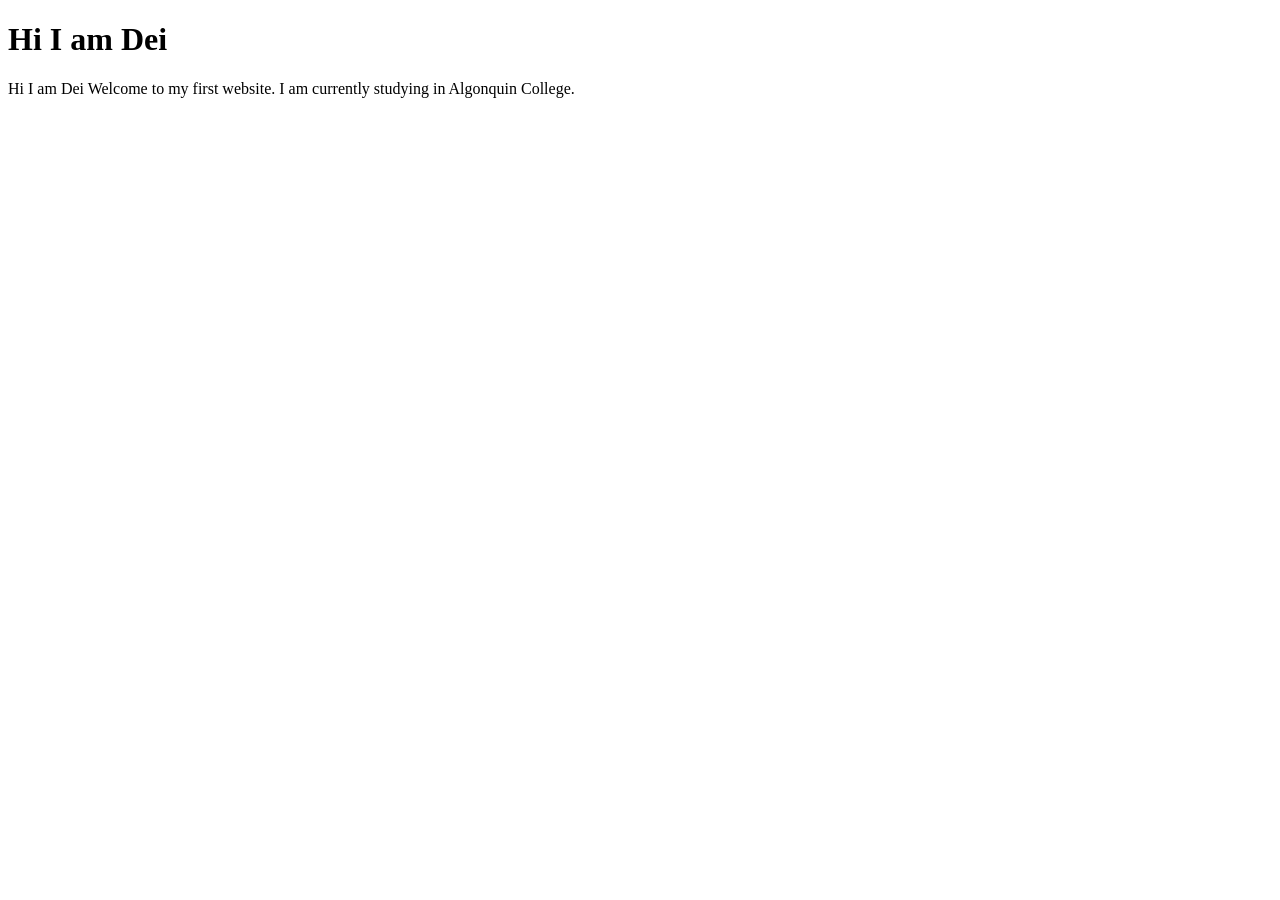
<file: Week2/Index.html>
<!DOCTYPE html>
<html lang="en">
<head>
    <meta charset="UTF-8">
    <title>Hi I am Dei - Home</title>
</head>
<body>
    <h1> Hi I am Dei</h1>
    <p> Hi I am Dei Welcome to my first website. I am currently studying in Algonquin College.</p>
</body>
</html>
</file>
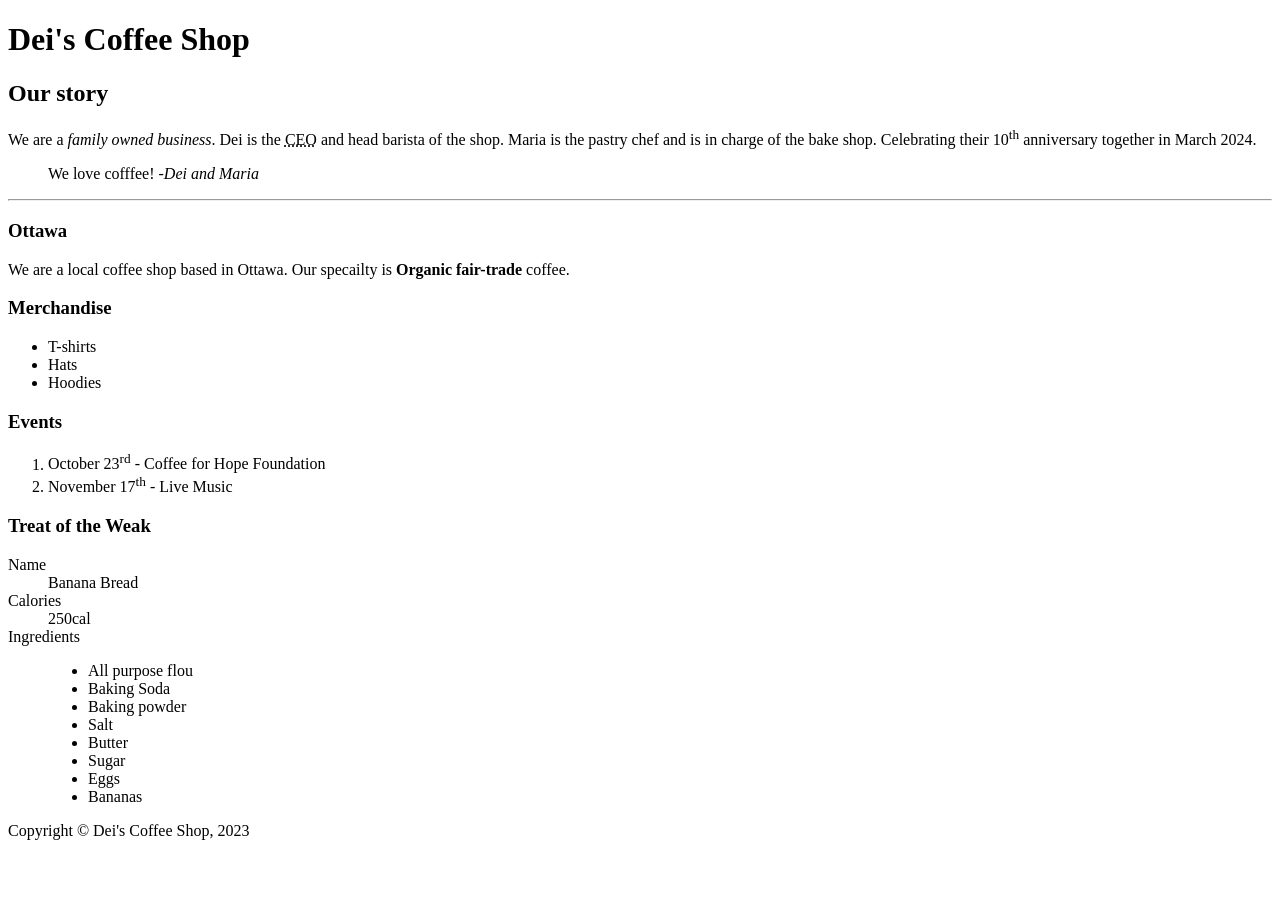
<file: week3/Index.html>
<!DOCTYPE html>
<html lang="en">

<head>
    <meta charset="UTF-8">
    <title> Dei's Coffee Shop - Home</title>
</head>

<body>
    <!-- This is an HTML comment -->
    <!-- 
        command/ctrl + / to add or remove comment

     -->
   <header>
    <h1> Dei's Coffee Shop</h1>
   </header>
   <main>
    <article>
        <h2>Our story</h2>
        <p>
            We are a <em>family owned business</em>. Dei is the <abbr title="Chief Executive Officer">CEO</abbr> and head barista of the shop. Maria is the pastry chef and is in charge of the bake shop. Celebrating their 10<sup>th</sup> anniversary together in March 2024.
        </p>
        <blockquote>
            We love cofffee! <cite> -Dei and Maria</cite>
        </blockquote>
        <hr>
        <section>
            <h3>Ottawa</h3>
            <p>
                We are a local coffee shop based in Ottawa. Our specailty is <b>Organic fair-trade</b> coffee.
            </p>
        </section>
    </article>
    <aside>
        <h3>Merchandise</h3>
        <!-- Addding an unordered list-->
        <ul>
            <li>T-shirts</li>
            <li>Hats</li>
            <li>Hoodies</li>
        </ul>
    </aside>
    <!-- Adding a section for an ordered list-->
    <section>
        <h3>Events</h3>
        <ol>
            <li>October 23<sup>rd</sup> - Coffee for Hope Foundation</li>
            <li> November 17<sup>th</sup> - Live Music</li>
        </ol>
    </section>
    <!-- Adding a section for a descriptionn list -->
    <section>
        <h3>Treat of the Weak</h3>
        <dl>
            <dt>Name</dt>
            <dd>Banana Bread</dd>

            <dt>Calories</dt>
            <dd>250cal</dd>

            <dt>Ingredients</dt>
            <dd>
                <ul>
                    <li>All purpose flou</li>
                    <li>Baking Soda</li>
                    <li>Baking powder</li>
                    <li>Salt</li>
                    <li>Butter</li>
                    <li>Sugar</li>
                    <li>Eggs</li>
                    <li>Bananas</li>
                </ul>
            </dd>
        </dl>
    </section>
   </main>
   <!-- Side Footer -->
   <footer>
    <!-- Speacial symbols for HTML can be found by googling HTML enntities -->
    Copyright &copy; Dei's Coffee Shop, 2023
   </footer>
</body>

</html>
</file>
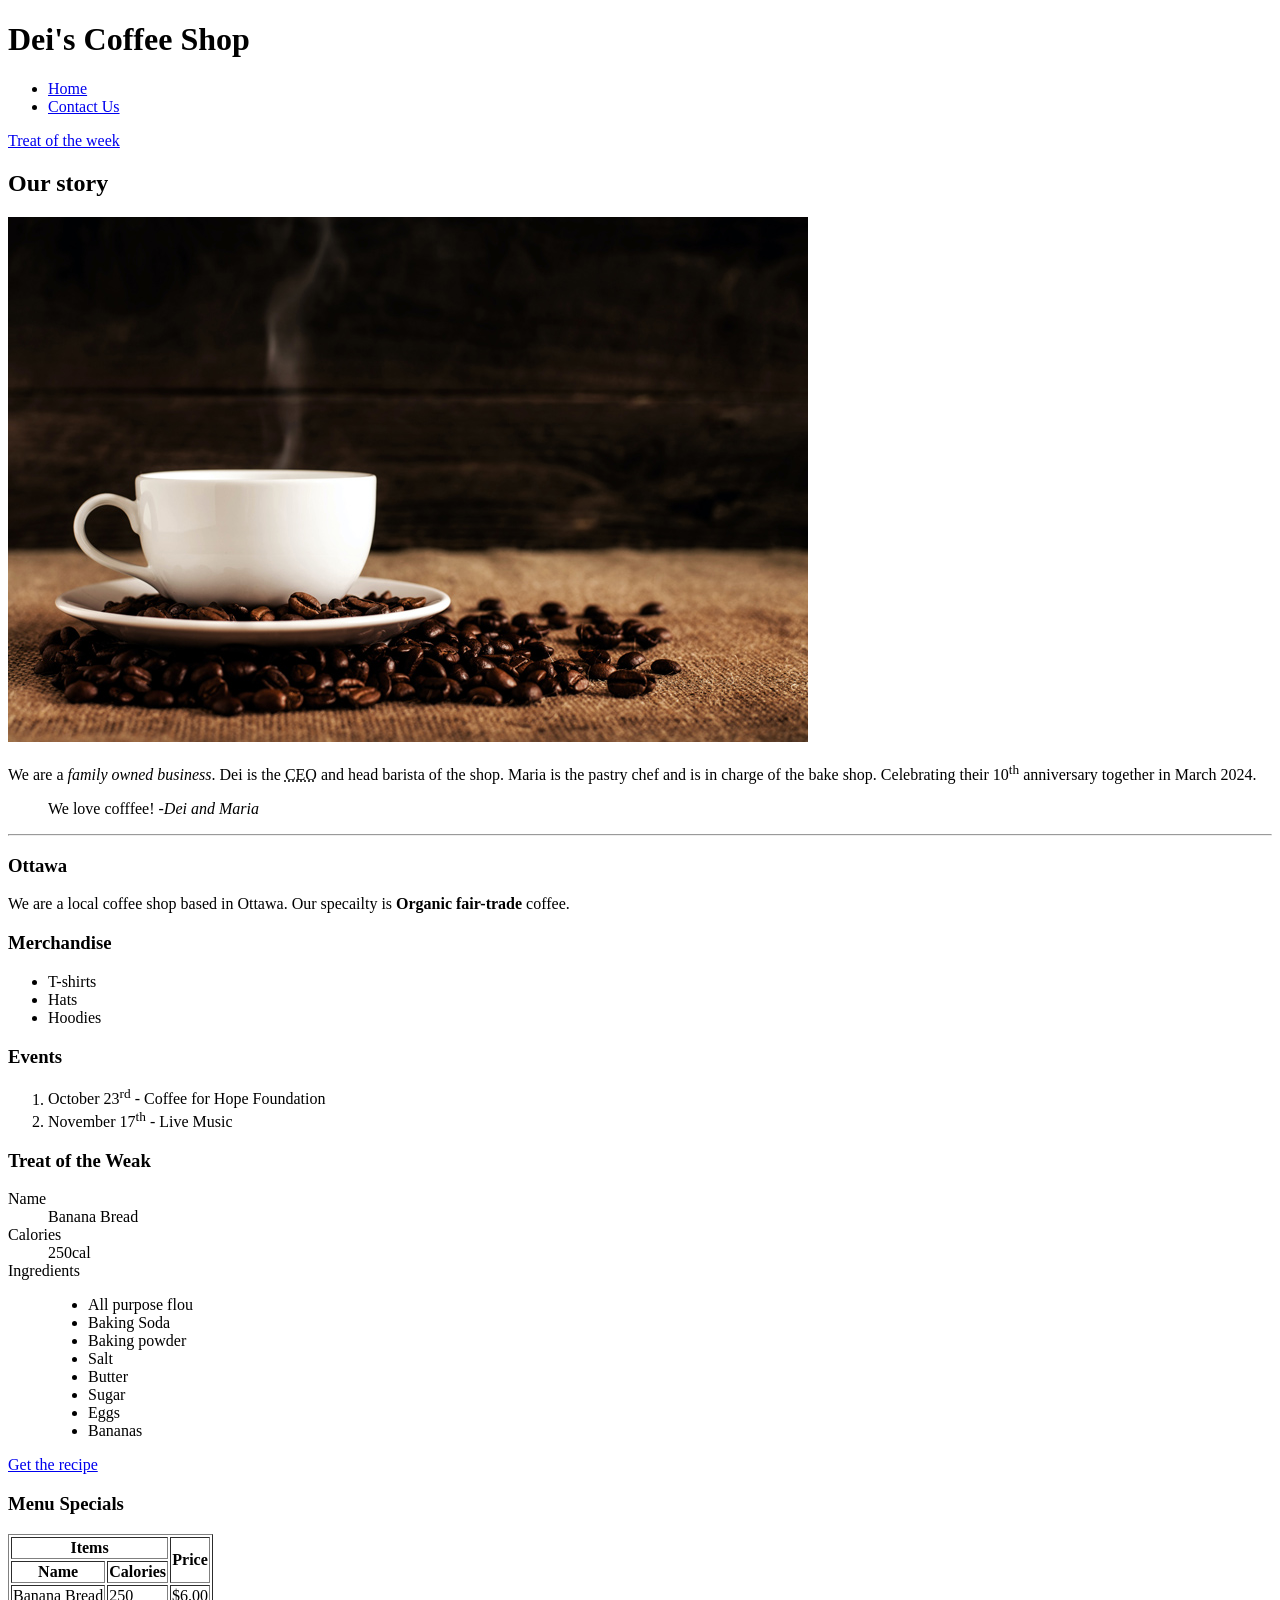
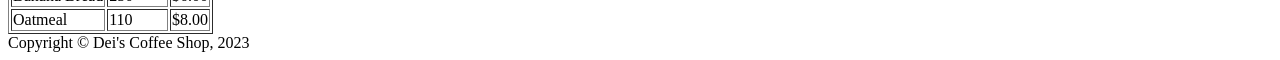
<file: week4/Index.html>
<!DOCTYPE html>
<html lang="en">

<head>
    <meta charset="UTF-8">
    <title> Dei's Coffee Shop - Home - Contact Us</title>
</head>

<body>
    <!-- This is an HTML comment -->
    <!-- 
        command/ctrl + / to add or remove comment

     -->
    <header>
        <h1> Dei's Coffee Shop </h1>

        <nav>
            <ul>
                <li><a href="index.html">Home</a></li>
                <li><a href="contact.html">Contact Us</a></li>
            </ul>
        </nav>
    </header>
    <main>
        <!-- Adding on an page link-->
        <a href="#treatoftheweek">Treat of the week</a>
        <article>
            <h2>Our story</h2>
            <!-- Adding an image -->
            <img src="./images/coffee-shop.jpg" alt="Coffe cup on a pile of coffee beans"
                title="Coffe cup on a pile of coffee beans">
            <p>
                We are a <em>family owned business</em>. Dei is the <abbr title="Chief Executive Officer">CEO</abbr> and
                head barista of the shop. Maria is the pastry chef and is in charge of the bake shop. Celebrating their
                10<sup>th</sup> anniversary together in March 2024.
            </p>
            <blockquote>
                We love cofffee! <cite> -Dei and Maria</cite>
            </blockquote>
            <hr>
            <section>
                <h3>Ottawa</h3>
                <p>
                    We are a local coffee shop based in Ottawa. Our specailty is <b>Organic fair-trade</b> coffee.
                </p>
            </section>
        </article>
        <aside>
            <h3>Merchandise</h3>
            <!-- Addding an unordered list-->
            <ul>
                <li>T-shirts</li>
                <li>Hats</li>
                <li>Hoodies</li>
            </ul>
        </aside>
        <!-- Adding a section for an ordered list-->
        <section>
            <h3>Events</h3>
            <ol>
                <li>October 23<sup>rd</sup> - Coffee for Hope Foundation</li>
                <li> November 17<sup>th</sup> - Live Music</li>
            </ol>
        </section>
        <!-- Adding a section for a descriptionn list -->
        <section id="treatoftheweek">
            <h3>Treat of the Weak</h3>
            <dl>
                <dt>Name</dt>
                <dd>Banana Bread</dd>

                <dt>Calories</dt>
                <dd>250cal</dd>

                <dt>Ingredients</dt>
                <dd>
                    <ul>
                        <li>All purpose flou</li>
                        <li>Baking Soda</li>
                        <li>Baking powder</li>
                        <li>Salt</li>
                        <li>Butter</li>
                        <li>Sugar</li>
                        <li>Eggs</li>
                        <li>Bananas</li>
                    </ul>
                </dd>
            </dl>
            <!-- Adding external link -->
            <a href="https://www.simplyrecipes.com/recipes/banana_bread/" target="_blank"> Get the recipe</a>
        </section>
        <!-- Adding a section for a Menu Table -->
        <section>
            <h3>Menu Specials</h3>
            <table border>
                <thead>
                    <tr>
                        <th colspan="2">Items</th>
                        <th rowspan="2">Price</th>
                    </tr>
                    <tr>
                        <th>Name</th>
                        <th>Calories</th>
                    </tr>
                </thead>

                <tbody>
                    <tr>
                        <td>Banana Bread</td>
                        <td>250</td>
                        <td>&dollar;6.00</td>
                    </tr>
                    <tr>
                        <td>Oatmeal</td>
                        <td>110</td>
                        <td>&dollar;8.00</td>
                    </tr>
                </tbody>
            </table>
        </section>
    </main>
    <!-- Side Footer -->
    <footer>
        <!-- Speacial symbols for HTML can be found by googling HTML enntities -->
        Copyright &copy; Dei's Coffee Shop, 2023
    </footer>
</body>

</html>
</file>
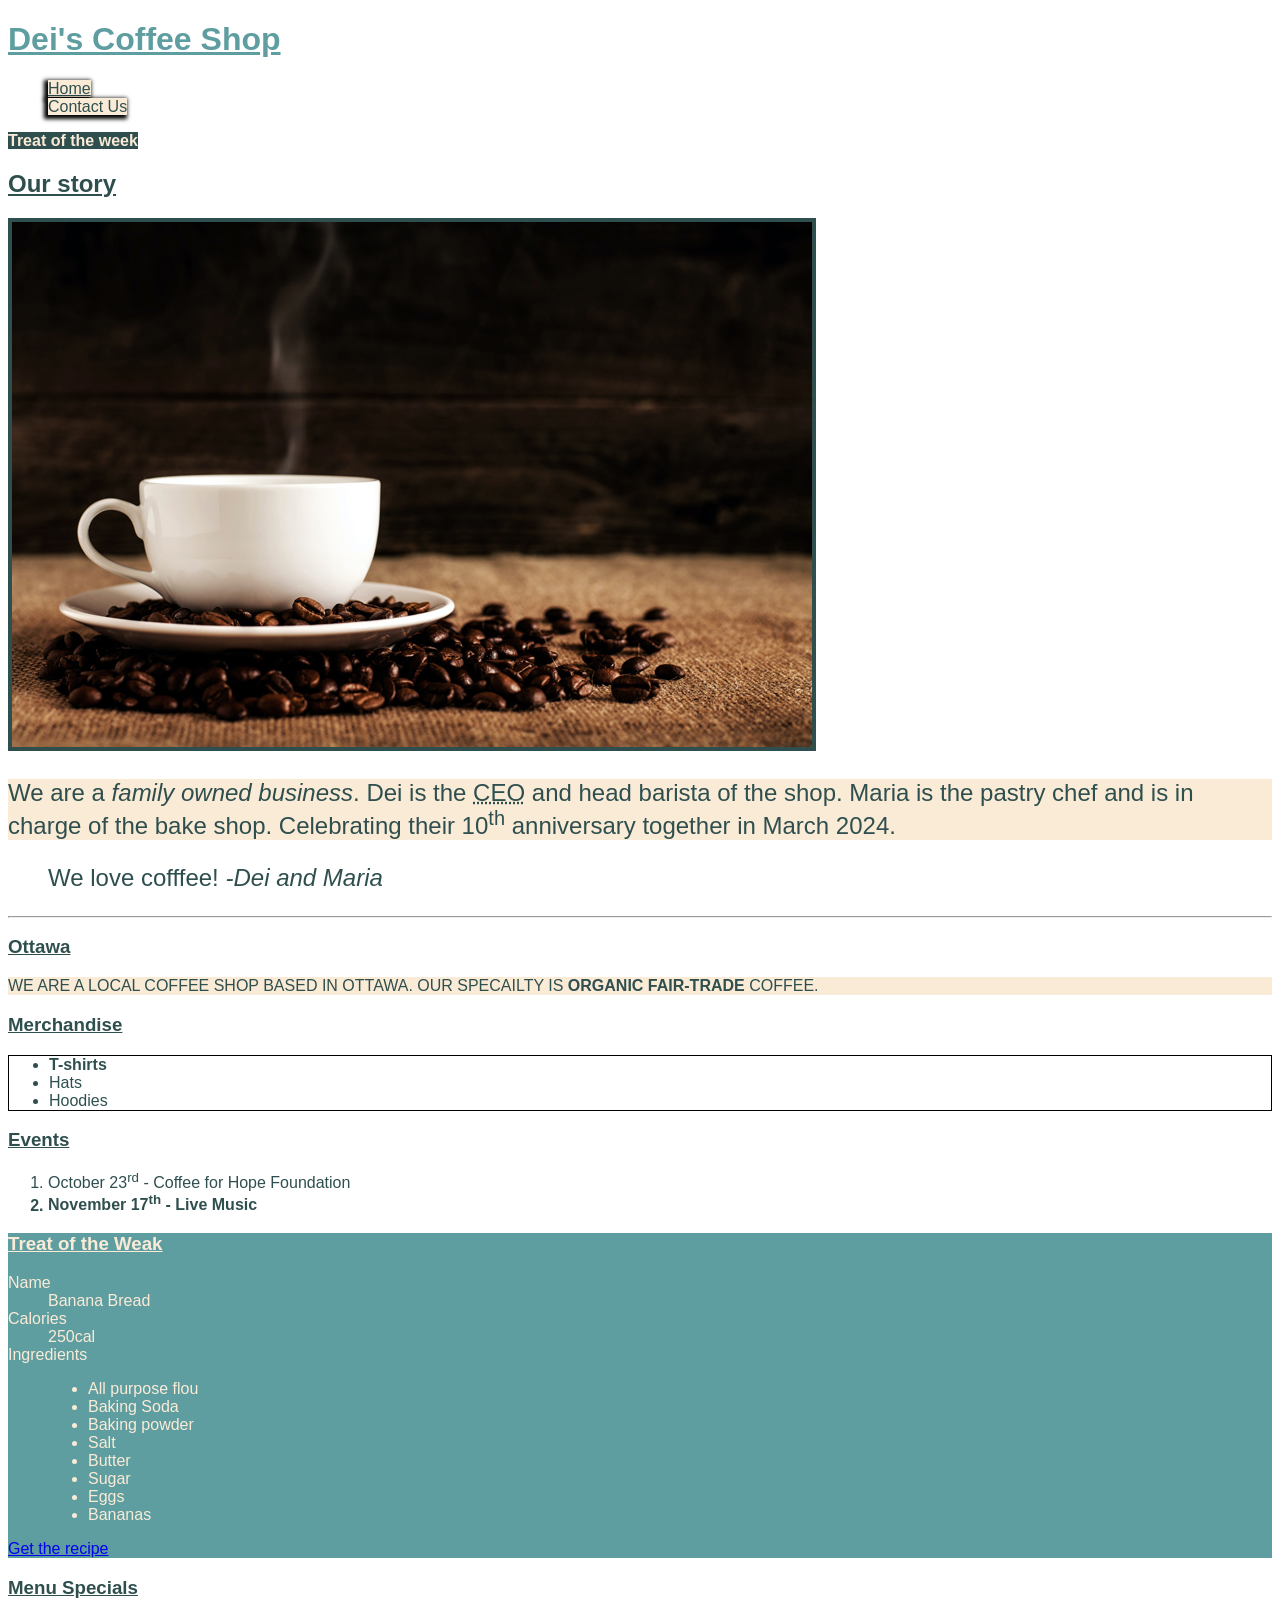
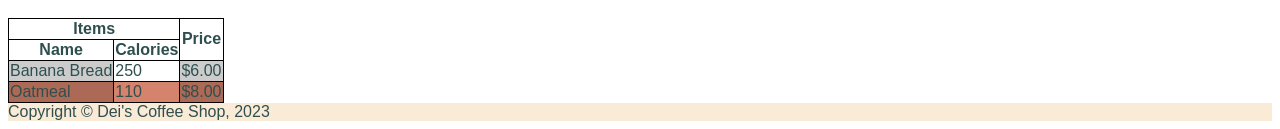
<file: week5/Index.html>
<!DOCTYPE html>
<html lang="en">

<head>
    <meta charset="UTF-8">
    <title> Dei's Coffee Shop - Home - Contact Us</title>
    <link rel="stylesheet" href="css/main.css">
</head>

<body>
    <!-- This is an HTML comment -->
    <!-- 
        command/ctrl + / to add or remove comment

     -->
    <header>
        <h1> Dei's Coffee Shop </h1>

        <nav>
            <ul>
                <li><a href="index.html" class="current">Home</a></li>
                <li><a href="contact.html">Contact Us</a></li>
            </ul>
        </nav>
    </header>
    <main>
        <!-- Adding on an page link-->
        <a href="#treatoftheweek" class="blue-link">Treat of the week</a>
        <article>
            <h2>Our story</h2>
            <!-- Adding an image -->
            <img src="./images/coffee-shop.jpg" alt="Coffe cup on a pile of coffee beans"
                title="Coffe cup on a pile of coffee beans">
            <p>
                We are a <em>family owned business</em>. Dei is the <abbr title="Chief Executive Officer">CEO</abbr> and
                head barista of the shop. Maria is the pastry chef and is in charge of the bake shop. Celebrating their
                10<sup>th</sup> anniversary together in March 2024.
            </p>
            <blockquote class="large-text">
                We love cofffee! <cite> -Dei and Maria</cite>
            </blockquote>
            <hr>
            <section>
                <h3>Ottawa</h3>
                <p>
                    We are a local coffee shop based in Ottawa. Our specailty is <b>Organic fair-trade</b> coffee.
                </p>
            </section>
        </article>
        <aside>
            <h3>Merchandise</h3>
            <!-- Addding an unordered list-->
            <ul>
                <li>T-shirts</li>
                <li>Hats</li>
                <li>Hoodies</li>
            </ul>
        </aside>
        <!-- Adding a section for an ordered list-->
        <section>
            <h3>Events</h3>
            <ol>
                <li>October 23<sup>rd</sup> - Coffee for Hope Foundation</li>
                <li> November 17<sup>th</sup> - Live Music</li>
            </ol>
        </section>
        <!-- Adding a section for a descriptionn list -->
        <section id="treatoftheweek">
            <h3 class="white-text">Treat of the Weak</h3>
            <dl class="white-text">
                <dt>Name</dt>
                <dd>Banana Bread</dd>

                <dt>Calories</dt>
                <dd>250cal</dd>

                <dt>Ingredients</dt>
                <dd>
                    <ul>
                        <li>All purpose flou</li>
                        <li>Baking Soda</li>
                        <li>Baking powder</li>
                        <li>Salt</li>
                        <li>Butter</li>
                        <li>Sugar</li>
                        <li>Eggs</li>
                        <li>Bananas</li>
                    </ul>
                </dd>
            </dl>
            <!-- Adding external link -->
            <a href="https://www.simplyrecipes.com/recipes/banana_bread/" target="_blank"> Get the recipe</a>
        </section>
        <!-- Adding a section for a Menu Table -->
        <section>
            <h3>Menu Specials</h3>
            <table>
                <thead>
                    <tr>
                        <th colspan="2">Items</th>
                        <th rowspan="2">Price</th>
                    </tr>
                    <tr>
                        <th>Name</th>
                        <th>Calories</th>
                    </tr>
                </thead>

                <tbody>
                    <tr>
                        <td>Banana Bread</td>
                        <td>250</td>
                        <td>&dollar;6.00</td>
                    </tr>
                    <tr>
                        <td>Oatmeal</td>
                        <td>110</td>
                        <td>&dollar;8.00</td>
                    </tr>
                </tbody>
            </table>
        </section>
    </main>
    <!-- Side Footer -->
    <footer class="site-footer">
        <!-- Speacial symbols for HTML can be found by googling HTML enntities -->
        Copyright &copy; Dei's Coffee Shop, 2023
    </footer>
</body>

</html>
</file>
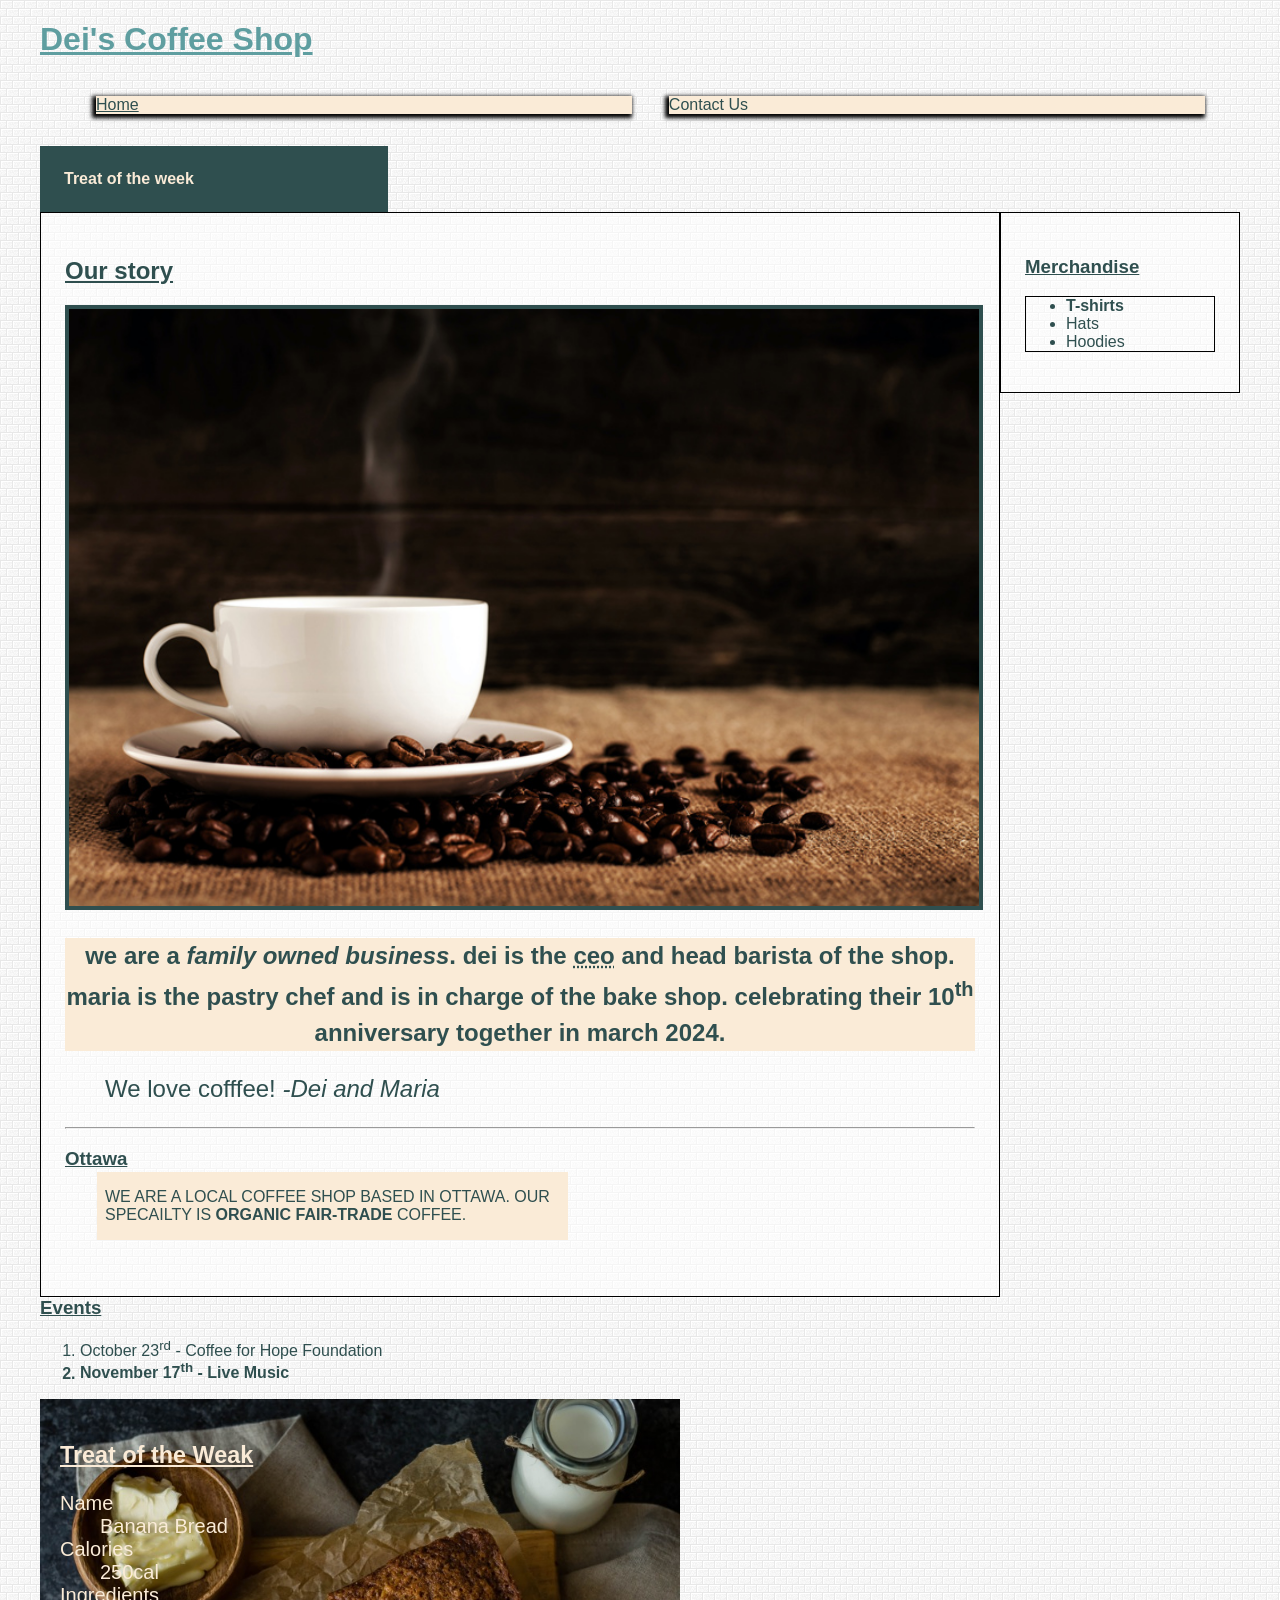
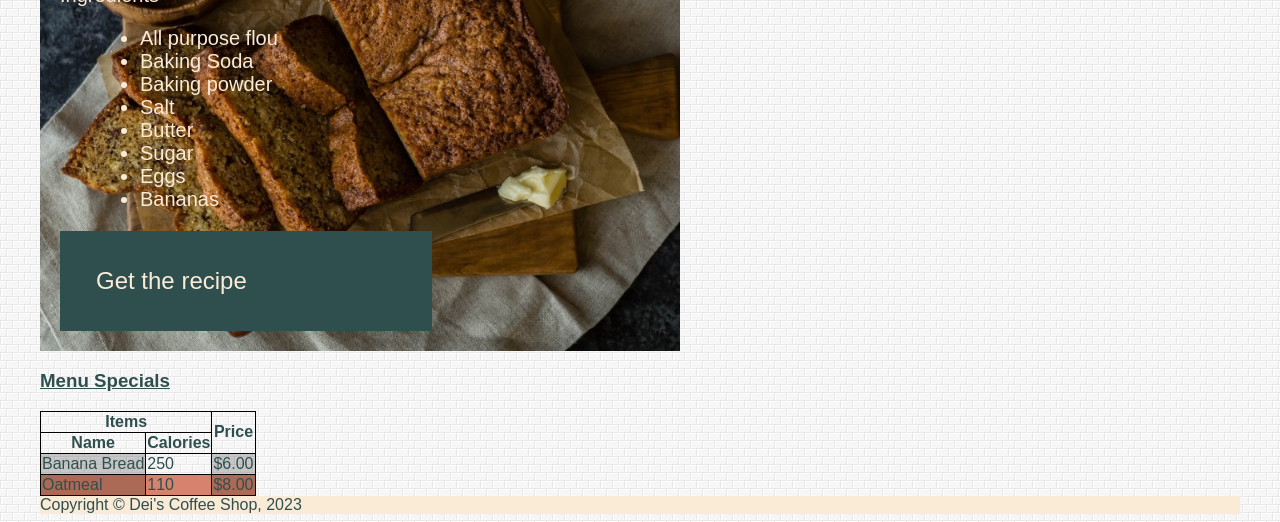
<file: week7/Index.html>
<!DOCTYPE html>
<html lang="en">

<head>
    <meta charset="UTF-8">
    <title> Dei's Coffee Shop - Home - Contact Us</title>
    <link rel="stylesheet" href="css/main.css">
</head>

<body>
    <div class="container">
        <!-- This is an HTML comment -->
        <!-- 
        command/ctrl + / to add or remove comment

     -->
        <header>
            <h1> Dei's Coffee Shop </h1>

            <nav>
                <ul>
                    <li><a href="index.html" class="current">Home</a></li>
                    <li><a href="contact.html">Contact Us</a></li>
                </ul>
            </nav>
        </header>
        <main>
            <!-- Adding on an page link-->
            <a href="#treatoftheweek" class="blue-link">Treat of the week</a>
            <article>
                <h2>Our story</h2>
                <!-- Adding an image -->
                <img src="./images/coffee-shop.jpg" alt="Coffe cup on a pile of coffee beans"
                    title="Coffe cup on a pile of coffee beans">
                <p>
                    We are a <em>family owned business</em>. Dei is the <abbr title="Chief Executive Officer">CEO</abbr>
                    and
                    head barista of the shop. Maria is the pastry chef and is in charge of the bake shop. Celebrating
                    their
                    10<sup>th</sup> anniversary together in March 2024.
                </p>
                <blockquote class="large-text">
                    We love cofffee! <cite> -Dei and Maria</cite>
                </blockquote>
                <hr>
                <section>
                    <h3>Ottawa</h3>
                    <p>
                        We are a local coffee shop based in Ottawa. Our specailty is <b>Organic fair-trade</b> coffee.
                    </p>
                </section>
            </article>
            <aside>
                <h3>Merchandise</h3>
                <!-- Addding an unordered list-->
                <ul>
                    <li>T-shirts</li>
                    <li>Hats</li>
                    <li>Hoodies</li>
                </ul>
            </aside>
            <!-- Adding a section for an ordered list-->
            <section>
                <h3>Events</h3>
                <ol>
                    <li>October 23<sup>rd</sup> - Coffee for Hope Foundation</li>
                    <li> November 17<sup>th</sup> - Live Music</li>
                </ol>
            </section>
            <!-- Adding a section for a descriptionn list -->
            <section id="treatoftheweek">
                <h3 class="white-text">Treat of the Weak</h3>
                <dl class="white-text">
                    <dt>Name</dt>
                    <dd>Banana Bread</dd>

                    <dt>Calories</dt>
                    <dd>250cal</dd>

                    <dt>Ingredients</dt>
                    <dd>
                        <ul>
                            <li>All purpose flou</li>
                            <li>Baking Soda</li>
                            <li>Baking powder</li>
                            <li>Salt</li>
                            <li>Butter</li>
                            <li>Sugar</li>
                            <li>Eggs</li>
                            <li>Bananas</li>
                        </ul>
                    </dd>
                </dl>
                <!-- Adding external link -->
                <a href="https://www.simplyrecipes.com/recipes/banana_bread/" target="_blank" class="blue-link large-text"> Get the recipe</a>
            </section>
            <!-- Adding a section for a Menu Table -->
            <section>
                <h3>Menu Specials</h3>
                <table>
                    <thead>
                        <tr>
                            <th colspan="2">Items</th>
                            <th rowspan="2">Price</th>
                        </tr>
                        <tr>
                            <th>Name</th>
                            <th>Calories</th>
                        </tr>
                    </thead>

                    <tbody>
                        <tr>
                            <td>Banana Bread</td>
                            <td>250</td>
                            <td>&dollar;6.00</td>
                        </tr>
                        <tr>
                            <td>Oatmeal</td>
                            <td>110</td>
                            <td>&dollar;8.00</td>
                        </tr>
                    </tbody>
                </table>
            </section>
        </main>
        <!-- Side Footer -->
        <footer class="site-footer">
            <!-- Speacial symbols for HTML can be found by googling HTML enntities -->
            Copyright &copy; Dei's Coffee Shop, 2023
        </footer>
    </div>
</body>

</html>
</file>
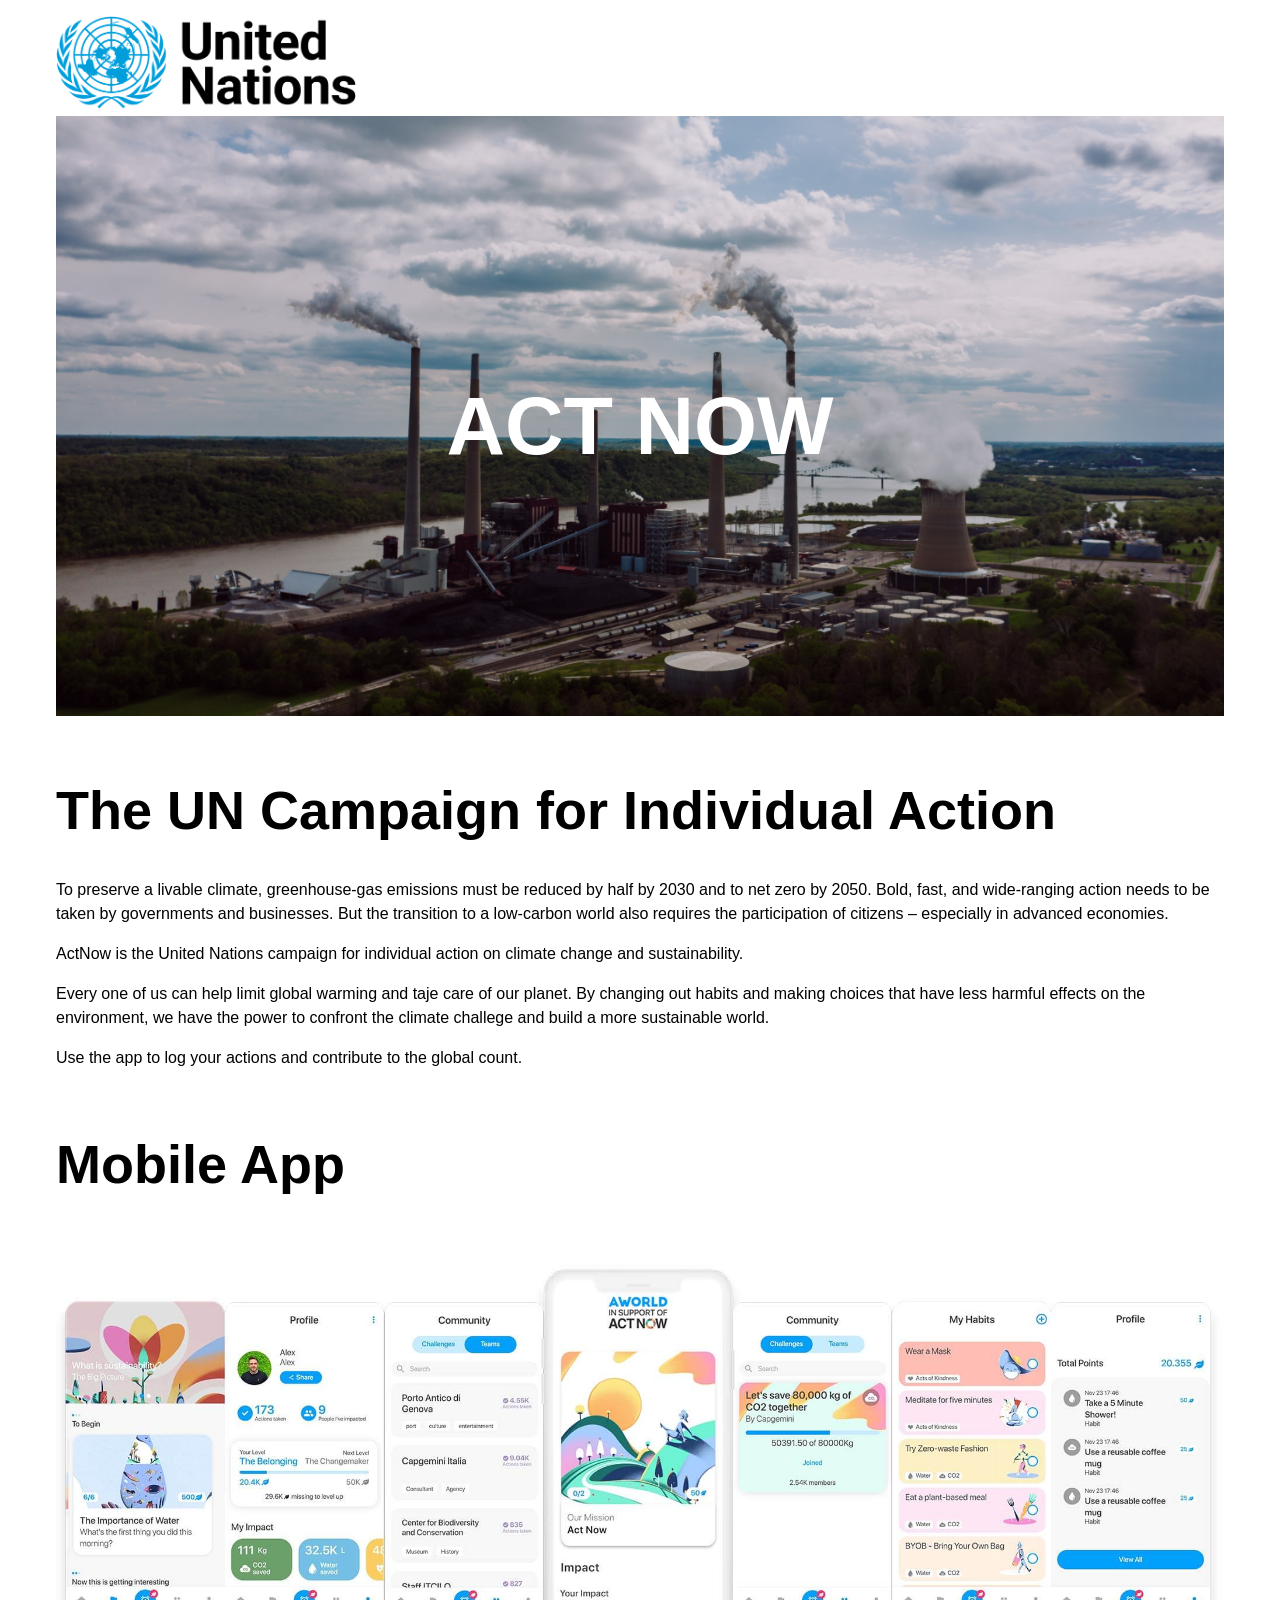
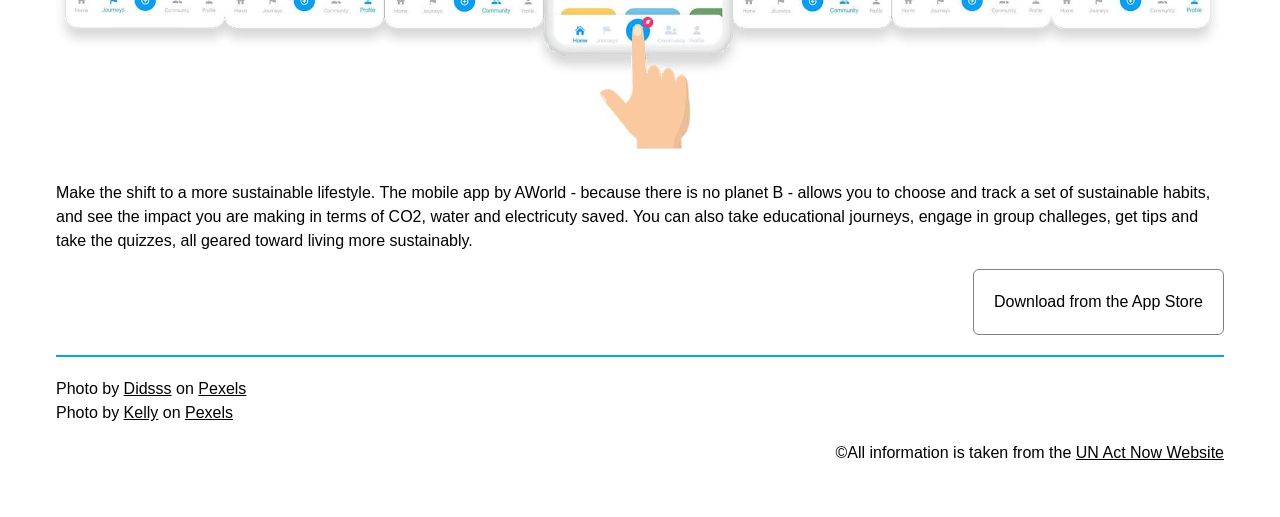
<file: week9/index.html>
<!DOCTYPE html>
<html lang="en">

<head>
    <meta charset="UTF-8">
    <meta name="viewport" content="width=device-width, initial-scale=1.0">
    <title>Act Now &#124; United Nations </title>
    <link rel="stylesheet" href="css/reset.css">
    <link rel="stylesheet" href="css/main.css">
</head>

<body>
    <div class="container">
        <header class="mashead">
            <img src="images/unlogo-desktop.svg.png" alt="United Nations Logo" class="desktop-logo">
            <img src="images/unlogo.png" alt="United Nations Logo" class="mobile-logo">
            <div class="banner">
                <h1>Act Now</h1>
            </div>
        </header>
        <main class="content">
            <section class="intro">
                <h2>The UN Campaign for Individual Action</h2>
                <p>
                    To preserve a livable climate, greenhouse-gas emissions must be reduced by half by 2030 and to net
                    zero by 2050. Bold, fast, and wide-ranging action needs to be taken by governments and businesses.
                    But the transition to a low-carbon world also requires the participation of citizens – especially in
                    advanced economies.
                </p>
                <p>
                    ActNow is the United Nations campaign for individual action on climate change and sustainability.
                </p>
                <p>
                    Every one of us can help limit global warming and taje care of our planet. By changing out habits
                    and making choices that have less harmful effects on the environment, we have the power to confront
                    the climate challege and build a more sustainable world.
                </p>
                <p>
                    Use the app to log your actions and contribute to the global count.
                </p>

            </section>
            <!-- Closing intro section-->

            <section class="app clearfix">
                <h2>Mobile App</h2>
                <img src="images/actnowapp.jpg" alt="Act Now Mobile App">
                <div class="content">
                    <p>
                        Make the shift to a more sustainable lifestyle. The mobile app by AWorld - because there is no
                        planet B - allows you to choose and track a set of sustainable habits, and see the impact you
                        are making in terms of CO2, water and electricuty saved. You can also take educational journeys,
                        engage in group challeges, get tips and take the quizzes, all geared toward living more
                        sustainably.
                    </p>
                    <a href="https://aworld.org/act-now" class="btn" target="_blank"> Download from the App Store</a>
                </div>
            </section>
            <!--Closing App Section-->

            <footer class="site-footer">
                <ul class="attr-list">
                    <li>
                        <span>Photo by <a href="https://www.pexels.com/@didsss/">Didsss</a> on <a
                                href="https://www.pexels.com/photo/factory-chimney-producing-smoke-2155988/">Pexels</a></span>
                    </li>
                    <li>
                        <Span>
                            Photo by <a href="https://www.pexels.com/@kelly-1179532/">Kelly</a> on <a
                                href="https://www.pexels.com/photo/factory-pipes-emitting-harmful-substances-4394362/">Pexels</a>
                        </Span>
                    </li>
                </ul>
                <p class="copy">
                    &copy;All information is taken from the <a href="https://www.un.org/en/actnow">UN Act Now Website</a>
                </p>

            </footer>
        </main>
    </div>
</body>

</html>
</file>
<file: final-project/CSS/main.css>
/* font-family: 'Open Sans', sans-serif; */

body {
    font-family: 'Open Sans', sans-serif;
    color: #222;
    margin: 0 auto;
}


/**********
Mobile Styles
************/

.container {
    max-width: 1200px;
    margin: 0 auto;
    padding: 20px;
}

/************ Header *************/
.main-head {
    padding-top: 1em;
    margin: 0 auto;
    background-color: #222;
    max-width: 1200px;
}

.nav-list {
    text-align: center;
    font-size: larger;
}

.nav-list li {
    padding: 2em;
}

nav ul li:nth-child(2) a {
    color: #222;
    background-color: #c78c06;
}

nav ul img {
    background-color: #c78c06;
    margin-right: 1em;
    margin-left: 1.2em;
    padding-right: 12em;
    padding-bottom: 10em;
    margin-bottom: -5.5em;
}

.main-nav a {
    text-decoration: none;
    color: #c78c06;
}

.form {
    text-align: center;
    padding: 10px;
}

h1,
h2,
h3,
h4 {
    font-family: 'Open Sans', sans-serif;
}

form h1 {
    font-size: 3em;
}

.form button {
    color: #c78c06;
    border-color: #c78c06;
    background-color: #222;
    padding: 15px 20px;
}

.form input {
    padding: 15px 20px;
    width: 80%;
}

.btn {
    display: inline-block;
    margin-top: 20px;
    margin-bottom: 20px;
    margin-left: 15px;
    padding: 18px 28px;
    background-color: #222;
    color: #fff;
    text-decoration: none;
    font-size: 2em;
}

.star {
    background-image: url(../images/main-banner.jpg);
    width: 100%;
    height: auto;
    background-repeat: no-repeat;
}

.home h1,
p {
    list-style: none;
    width: 90%;
    padding: 1em;
    box-sizing: border-box;
    color: #222;
    text-decoration: none;
}


.home h1 {
    font-size: 6em;
    color: white;
    padding-top: 2.5em;
    padding-left: 0.3em;
}

.home p {
    font-size: 16px;
    color: white;
    font-size: 1em;
    margin-right: 3em;
    padding-left: 2em;
}

.homestar {
    display: inline-block;
    padding: 1em 1em 1em;
    margin: 1em 1em 8.3em;
    background-color: #c78c06;
    color: #fff;
    text-decoration: none;
    font-size: 2em;
}

.digital h3,
.marketing-plans h3,
.video h3,
.web h3,
.print h3 {
    margin-top: 30px;
    color: #222;
    font-size: 2.5em;
    margin-left: 12px;
}

.digital p,
.marketing-plans p,
.video p,
.web p,
.print p {
    margin-top: 20px;
    font-size: 16px;
    color: #222;
    margin-left: 12px;
    margin-bottom: 10px;
    margin-right: 10px;
}



.about {
    max-width: 1200px;
    background-color: #ffe6ac;
    margin-bottom: 1em;
    margin: 0 auto;
}

.aboutus h2 {
    margin-top: 30px;
    font-size: 24px;
    color: #222;
    font-size: 2.5em;
    margin-left: 12px;
}

.aboutus p {
    margin-top: 20px;
    font-size: 16px;
    color: #222;
    margin-left: 12px;
    padding-bottom: 1em;
}

.about img {
    width: 97.5%;
    height: 100%;
    padding-top: 1em;
    padding-right: 2em;
    padding-left: 1em;
}

.services h2 {
    margin-top: 30px;
    font-size: 24px;
    color: #222;
    font-size: 2.5em;
    margin-left: 12px;
    margin-bottom: 15px;

}

.digital {
    background-color: #ffe6ac;
    margin-bottom: 1em;
}

.digital img {
    width: 100%;
}

.marketing-plans {
    background-color: #ffe6ac;
}

.marketing-plans img {
    width: 100%;
}

.video {
    background-color: #ffe6ac;
    margin-bottom: 1em;
}

.web {
    background-color: #ffe6ac;
    margin-bottom: 1em;
}

.print {
    background-color: #ffe6ac;
    margin-bottom: 1em;
    width: 100%;
}

.print img {
    width: 100%;
}

.ourvision h3 {
    font-size: 2.5em;
    margin-top: 25px;
    margin-bottom: 25px;
    color: white;
    margin-left: 12px;
    padding-top: 1em;
}

.ourvision p {
    margin-top: 20px;
    margin-bottom: 20px;
    color: white;
    margin-left: 12px;
    margin-right: 10px;
}

.ourvisionbtn {
    display: inline-block;
    margin-top: 20px;
    margin-bottom: 20px;
    margin-left: 15px;
    padding: 18px 28px;
    background-color: #222;
    color: #fff;
    text-decoration: none;
    font-size: 2em;
}

.ourvision {
    background-image: url(../images/vision.jpg);
}

.team h2 {
    margin-top: 30px;
    font-size: 24px;
    color: #222;
    font-size: 2.5em;
    margin-left: 12px;
    margin-bottom: 15px;
}

.john img,
.bob img {
    max-width: 100%;
    height: auto;
}

.johndoe h3,
.bobrite h3 {
    margin-top: 30px;
    color: #222;
    font-size: 2.5em;
    margin-left: 12px;
}

.johndoe h4,
.bobrite h4 {
    margin-top: 5px;
    color: #222;
    font-size: 20px;
    margin-left: 12px;
}

.johndoe p,
.bobrite p {
    margin-top: 5px;
    color: #222;
    font-size: 16px;
    margin-left: 12px;
    padding-bottom: 1em;
    margin-right: 10px;
}

.john img {
    width: 100%;
}

.bob img {
    width: 100%;
}

.john {
    background-color: #ffe6ac;
    margin-bottom: 1em;
}

.bob {
    background-color: #ffe6ac;
    margin-bottom: 1em;
}

.contact h3 {
    margin-top: 30px;
    color: #222;
    font-size: 2.5em;
    margin-bottom: 10px;
}

.contact h1 {
    margin-top: 30px;
    color: #222;
    font-size: 3em;
}

form label {
    display: block;
}

form input,
form text area {
    width: 95%;
    margin-bottom: 30px;
    display: inline-block;
    padding: 15px;
}

.contact label {
    margin-bottom: 10px;
}

.contact button {
    padding: 1em;
    color: #c78c06;
    background-color: #222;
    margin-top: 20px;
}

.hours h3 {
    margin-top: 30px;
    color: #222;
    font-size: 2.5em;
    margin-bottom: 10px;
    padding-bottom: 20px;
}

.hours table {
    width: 100%;
    border-collapse: collapse;
    margin-top: 20px;
    margin-bottom: 20px;
}

.hours thead {
    background-color: #ffe6ac;
}

.hours th,
td {
    padding: 10px;
    border: 1px solid #222;
    text-align: left;
}

.hours tbody {
    padding: 10px;
    border: 1px solid #222;
    text-align: left;
}

.hours td {
    padding: 10px;
    border: 1px solid #222;
    text-align: left;
}

.location h3 {
    margin-top: 30px;
    color: #222;
    font-size: 2.5em;
    margin-bottom: 10px;
    padding-bottom: 20px;
}

/*****Location******/

.location iframe {
    width: 100%;
}

/*****Footer*******/

.copy {
    margin-bottom: 1em;
    padding-left: 1em;
}

.site-footer {
    color: #c78c06;
    background-color: #222;
    padding-top: 3em;
    padding-bottom: 3em;
    padding-left: -1em;
    padding-right: -5em;
    width: 100%;
}

/*********************
    Desktop Styles
***********************/


@media screen and (min-width: 760px) {

    .container {
        padding: 20px;
    }


    /*********Navigation*********/



    .main-head {
        display: grid;
        padding: 10px;
      }
      
      .main-nav {
        display: flex;

      }
      
      .nav-list {
        display: flex;
        margin-left: -23px;
        margin-right: -23px;
      }

      nav ul li a {
        display: flex;
        margin-top: 2em;
        margin-left: -23px;
        margin-right: -23px;
      }

      nav ul li:nth-child(2) a {
        color: #c78c06;
        background-color: #222;
        margin-left: -10em;
    }

    nav ul li:nth-child(3) a {
        margin-left: -10em;
    }

    nav ul li:nth-child(4) a {
        margin-left: -9em;
    }

    nav ul li:nth-child(5) a {
        margin-left: -8em;
    }

    nav ul li:nth-child(6) a {
        margin-left: -7em;
    }

      .nav-list img {
        margin-top: 1.5em;
        margin-bottom: -8em;
        margin-left: 3em;
        background-color: #222;
      }

      .star {
        background-image: url(../images/main-banner.jpg);
        width: 92%;
        height: auto;
        background-repeat: no-repeat;
    }
      
      .form {
        display: flex;
        height: 5em;
        width: 18em;
        padding-top: 3em;
        padding-left: 5em;
        margin-right: 9.5em;
      }
      

    
    /********Our Services***********/

    .ourservices1 {
        display: grid;
        grid-template-columns: repeat(2, 1fr);
        gap: 1em;
    }

    .ourservices2 {
        display: grid;
        grid-template-columns: repeat(3, 1fr);
        gap: 1em;
    }

    .video img {
        width: 100%;
    }

    .web img {
        width: 100%;
    }

    .print {
        width: 100%;
    }

    /******TEAM********/

    .team {
        flex-direction: column;
        align-items: center;
        text-align: left;
    }

    .john {
        display: flex;
        align-items: center;
        padding: 20px;

    }

    .johninfo {
        flex: 1;
        order: 1;
        text-align: justify;
        margin-bottom: 10em;
        margin-left: -0.5em;
    }

    .johndoe img {
        width: 100%;
        margin: -1.2em;
        flex-direction: row;
        display: flex;
        flex-direction: row;
        align-items: flex-start;
    }

    .johninfo h3 {
        font-size: 2.5em;
        padding-bottom: 0.2em;
    }

    .johninfo h4 {
        font-size: 1.5em;
        padding-bottom: 0.5em;
    }

    .bob {
        display: flex;
        align-items: center;
        padding-left: 20px;
        padding-bottom: -8em;
        padding-top: -7em;
    }

    .bobinfo {
        flex: -1;
        order: -1;
        text-align: justify;
        margin-bottom: 10em;
        margin-left: -1em;
        margin-right: -8em;
    }

    .bobrite img {
        width: 105em;
        flex-direction: row;
        display: flex;
        flex-direction: row;
        align-items: flex-start;
        margin-left: -2em;
        padding-left: 2em;

    }

    .bobinfo h3 {
        font-size: 2.5em;
        padding-bottom: 0.2em;
    }

    .bobinfo h4 {
        font-size: 1.5em;
        padding-bottom: 0.5em;
    }

    .bobinfo p {
        padding-right: 4em;
    }

    /******Contact, hours, anmd location********/
    .grid-bottom {
        display: grid;
        grid-template-columns: repeat(2, 1fr);
        grid-template-rows: repeat(2, 120px);
        gap: 25em 1.5em;
        grid-template-areas:
            "header main"
            "footer footer"
    }

    .contact {
        grid-area: header;
        padding: 20px;
        margin-bottom: 20px;
    }

    .hours {
        grid-area: footer;
        padding: 20px;
        margin-bottom: 50em;
    }

    .location {
        grid-area: main;
        padding-bottom: 20px;
    }

    .site-footer {
        margin-top: 10em;
    }
}
</file>
<file: html-assignment/css/main.css>
body {
    font-family: Arial, Helvetica, sans-serif;
    font-size: 18px;
}

/* Selecting multiple elements */
header,footer {
    background-color: #32DE8A;
}

.site-title {
    color: #35524A;
}

#my-image {
    box-shadow: 0 0 2px 1px black;
}

ul {
    list-style-type: square;
}

Section ul li:nth-child(odd) {
    background-color:  #779CAB;
}

nav ul {
    list-style: none;
}

nav a {
    text-decoration: none;
}

nav a {
    background-color: #A2E8DD;
    border: 1px solid black;
}

nav a:hover,
nav a:focus {
    background-color: #627C85;
}
</file>
<file: midterm/css/main.css>
/* 
This is a CSS comment
Shorcut for adding the comment is command/ctrl + / 
*/

body {
    font-family: Arial, Helvetica, sans-serif;
    color: black;
    background-color: #aad4cf;
}

header h1 {
    position: absolute;
    line-height: 500px;
    color: white;
    padding-left: 20%;
    font-size: 60px;
}

header img {
    width: 1000px;
    height: 350px;
    padding-left: 0%;
    padding-top: 0%;
    padding-bottom: 3%;
}

nav ul {
    list-style: none;
    text-transform: uppercase;
    text-align: center;
}

nav ul li {
    display: inline-block;
    padding: 2em;
    width: 280px;
    box-sizing: border-box;
}

nav ul li a {
    font-size: 30px;
    color: black;
    text-decoration: none;
}

img {
    width: 250px;
    height: 250px;
    float: left;
    padding: 10px;
}

p {
    font-size: 18px;
    padding: 11px;
}

section ul li {
    font-size: 18px;
}

h2,
h3 {
    font-size: 30px;
    padding-left: 10px;
}

h4 {
    font-size: 30px;
    margin-top: 0%;
}

h5 {
    font-size: 20px;
    margin-bottom: 0%;
    margin-top: 0%;
}

.container1 label {
    margin-top: 10px;
    font-size: 20px;
    display: inline-block;
    width: auto;
    height: 20px;
    padding: 20px;
}

.container1 input {
    display: inline-block;
    width: 20px;
    height: 15px;
    padding: 20px;
}

label {
    display: block;
    margin-bottom: 5px;
    margin-top: 10px;
}

textarea {
    width: 100%;
    height: 120px;
}

input {
    width: 100%;
}

form {
    background-color: #D4E9E7;
    width: 900px;
    height: 500px;
    border: 4px solid black;
    padding: 20px;
    margin: 20px;
    font-size: larger;
}

.container {
    /* create a container containing everything inside the body tag */
    max-width: 1000px;
    margin: 0 auto;
    background-color: #D4E9E7;
}
</file>
<file: week10 copy/css/main.css>
html {
    font-family: Arial, Helvetica, sans-serif;
    font-size: 14px;
    box-sizing: border-box;
}

body {
    line-height: 1.5;
}

*,
*:after,
*:before {
    box-sizing: inherit;
    line-height: inherit;
}

.clearfix::after {
    content: '';
    display: table;
    clear: both;
}

img {
    width: 100%;
}

/* loVe HAte: Link, Visited. Hover/Focus, Active */

a,
a:link,
a:visited {
    color: inherit;
}

a:hover,
a:focus {
    color: #00add8;
}

h1,
h2,
h3,
h4,
h5 {
    font-weight: bold;
    margin: 1em 0 0.5em;
}

/* to ensure that the font sizes are portionate to each other and not random values: www.modularscale.com  */

h1 {
    font-size: 5.063rem;
}

h2 {
    font-size: 3.375rem;
}

h3 {
    font-size: 2.25rem;
}

h4 {
    font-size: 1.5rem;
}

h5 {
    font-size: 1rem;
}

p{
    margin: 1em 0;
}

.container {
    max-width: 1200px;
    margin: 0 auto;
    padding: 1em;
}

/************ HEADER ************/

.mobile-logo {
    max-width: 150px;
}

.desktop-logo {
    display: none;
}

.banner {
    height: 600px;
    background: grey url(../images/smog-mobile.jpg) no-repeat center bottom;
    background-size: cover;
}

.banner h1 {
    margin: 0;
    padding-top: 250px;
    text-align: center;
    text-transform: uppercase;
}

/***** NAVIGATION ******/
.nav-list {
    border-bottom: 1px solid grey;
}

/* LoVe HAte */

.nav-list {
    border-bottom: 1px solid grey;
}

/* LoVe HAte */
.nav-list a,
.nav-list :link,
.nav-list a:visited{
    display: block;
    padding: 1em 0;
    text-align: center;
}

.nav-list a:hover,
.nav-list a:focus,
.nav-list a.current{
    background-color: #00add8;
    color:inherit;
}

/******** Action Section *********/
.action-list {
    display: flex;
    flex-flow: row wrap;
}

.action-list li {
    max-width: 50%;
    padding: 1em;
    text-align: center;
    font-size: 1.5rem;
}

/******** Mobile App Section ********/

.btn {
    text-decoration: none;
    display: inline-block;
    padding: 20px;
    border: 1px solid grey;
    border-radius: 6px;
}
.btn:hover,
.btn:focus {
    background-color: #00add8;
    color: inherit;
}

/********** FOOTER STYLES ***********/

.site-footer {
    margin-top: 20px;
    padding: 20px 0;
    border-top: 2px solid #00add8;
}

.copy {
    text-align:right;
}

/*********************
    Climate Page Styles
***********************/

.card {
    border: 2px solid #00add8;
    border-radius: 6px;
    margin-bottom: 1em;
}

.card .info {
    padding: 1em;
}

.card h3 {
    margin-top: 0;
}

/*****News Section******/
.news {
    border-top: 2px solid #00add8;
    margin-top: 4em;
}

/*********************
    Desktop Styles
***********************/

@media screen and (min-width: 600px) {
    html {
        font-size: 16px;
    }
    .mobile-logo {
        display: none;
    }
    .desktop-logo {
        display: inline-block;
        max-width: 300px;
    }
    .banner {
        background-image: url(../images/smog-desktop.jpg);
    }
    .banner h1 {
        color: white;
    }

    /*******NAVIGATION********/

    .nav-list {
        display: flex;
    }

    .nav-list li {
        flex: 1;
        border: none;
        border-right: 1px solid grey;
    }

    .nav-list li:last-child {
        border: none;
    }

    /********** App Setion ***********/
    .app-img {
        width: 40%;
        float: left;
        margin-right: 1em;
    }
    .app .btn {
        float: right;
    }

}

/*************** 
MEDIA QUERY 800px
 ***************/

@media screen and (min-width: 800px) {
    .action-list li {
        max-width: 20%;
    }
    /*****************
    Climate Page Styles
    ********************/

    .cards {
        display: grid;
        grid-template-columns: repeat(3, 1fr);
        gap: 1em;
    }

    .news {
        display: grid;
        grid-template-columns: repeat(2, 1fr);
        grid-template-rows: repeat(3, auto);
        grid-template-areas:
        "header header"
        "left right"
        "left right"
        ;
        gap: 1em;
    }

    .news h2 {
        grid-area: header;
    }

    .news .left {
        grid-area: left;
    }

    .right {
        display: grid;
        grid-template-columns: 1fr 1fr;
        column-gap: 1em;
    }

    .news .right img {
        grid-row: 1 / 3;
    }

    .news .right h3 {
        margin-top: 0;
        font-size: 1.5rem;
    }

}
</file>
<file: week10/css/main.css>
html {
    font-family: Arial, Helvetica, sans-serif;
    font-size: 14px;
    box-sizing: border-box;
}

body {
    line-height: 1.5;
}

*,
*:after,
*:before {
    box-sizing: inherit;
    line-height: inherit;
}

.clearfix::after {
    content: '';
    display: table;
    clear: both;
}

img {
    width: 100%;
}

/* loVe HAte: Link, Visited. Hover/Focus, Active */

a,
a:link,
a:visited {
    color: inherit;
}

a:hover,
a:focus {
    color: #00add8;
}

h1,
h2,
h3,
h4,
h5 {
    font-weight: bold;
    margin: 1em 0 0.5em;
}

/* to ensure that the font sizes are portionate to each other and not random values: www.modularscale.com  */

h1 {
    font-size: 5.063rem;
}

h2 {
    font-size: 3.375rem;
}

h3 {
    font-size: 2.25rem;
}

h4 {
    font-size: 1.5rem;
}

h5 {
    font-size: 1rem;
}

p{
    margin: 1em 0;
}

.container {
    max-width: 1200px;
    margin: 0 auto;
    padding: 1em;
}

/************ HEADER ************/

.mobile-logo {
    max-width: 150px;
}

.desktop-logo {
    display: none;
}

.banner {
    height: 600px;
    background: grey url(../images/smog-mobile.jpg) no-repeat center bottom;
    background-size: cover;
}

.banner h1 {
    margin: 0;
    padding-top: 250px;
    text-align: center;
    text-transform: uppercase;
}

/***** NAVIGATION ******/
.nav-list {
    border-bottom: 1px solid grey;
}

/* LoVe HAte */

.nav-list {
    border-bottom: 1px solid grey;
}

/* LoVe HAte */
.nav-list a,
.nav-list :link,
.nav-list a:visited{
    display: block;
    padding: 1em 0;
    text-align: center;
}

.nav-list a:hover,
.nav-list a:focus,
.nav-list a.current{
    background-color: #00add8;
    color:inherit;
}

/******** Action Section *********/
.action-list {
    display: flex;
    flex-flow: row wrap;
}

.action-list li {
    max-width: 50%;
    padding: 1em;
    text-align: center;
    font-size: 1.5rem;
}

/******** Mobile App Section ********/

.btn {
    text-decoration: none;
    display: inline-block;
    padding: 20px;
    border: 1px solid grey;
    border-radius: 6px;
}
.btn:hover,
.btn:focus {
    background-color: #00add8;
    color: inherit;
}

/********** FOOTER STYLES ***********/

.site-footer {
    margin-top: 20px;
    padding: 20px 0;
    border-top: 2px solid #00add8;
}

.copy {
    text-align:right;
}

/*********************
    Desktop Styles
***********************/

@media screen and (min-width: 600px) {
    html {
        font-size: 16px;
    }
    .mobile-logo {
        display: none;
    }
    .desktop-logo {
        display: inline-block;
        max-width: 300px;
    }
    .banner {
        background-image: url(../images/smog-desktop.jpg);
    }
    .banner h1 {
        color: white;
    }

    /*******NAVIGATION********/

    .nav-list {
        display: flex;
    }

    .nav-list li {
        flex: 1;
        border: none;
        border-right: 1px solid grey;
    }

    .nav-list li:last-child {
        border: none;
    }

    /********** App Setion ***********/
    .app-img {
        width: 40%;
        float: left;
        margin-right: 1em;
    }
    .app .btn {
        float: right;
    }

}

/*************** 
MEDIA QUERY 800px
 ***************/

@media screen and (min-width: 800px) {
    .action-list li {
        max-width: 20%;
    }
}
</file>
<file: week5/css/main.css>
/* 
This is a CSS comment
Shorcut for adding the comment is command/ctrl + / 
*/

body {
    font-family: Arial, Helvetica, sans-serif;
    color: darkslategray;
}

h1 {
    color: cadetblue;
}

p {
    background-color: antiquewhite;
}

/* Selecting multiple elements */
h1, h2, h3, h4 {
    text-decoration: underline;
}

/* selecting child elements */
/* remove the bullets from the nav but keep bullets on merch and ingredients */

nav ul {
    list-style: none;
}

/* selecting child elements multiple levels */
nav ul a {
    color: darkslategray;
    text-decoration: none;
}
/* Selecting element with ID value */
/* As a best practice, avoid using ID for styles */
#treatoftheweek {
    background-color: cadetblue;
}

/* Selecting HTML elements with class name */
.blue-link {
    background-color: darkslategray;
    color: antiquewhite;
    text-decoration: none;
}

.large-text {
    font-size: 24px;
}

.white-text {
    color: antiquewhite;
}

/* Combinators */
/* Direct child Selector - will only select direct child of the parents  */
article>p {
    font-size: 24px;
}

/* Adjacent sibling selector - selects the element that is the very next sibling to the selected, IF any exist */
h3+ul {
    border: 1px solid black;
}

/* Sibling selector */
h3~p {
    text-transform: uppercase;
}

/* Attribute Selector */
[href="#treatoftheweek"] {
    font-weight: bold;
}

[src$=".jpg"] {
    border: 4px solid darkslategray;
}

/* Psuedo classes */
/* Styling the navigation */
nav ul a,
nav ul a:link,
nav ul a:visited {
    background-color: antiquewhite;
    /* horizontal, vertical, blur, spread, color */
    box-shadow: -2px 2px 4px 2px #000;
}

/* add class of current to HTML home link after adding hover and focus */
nav ul .current,
nav ul a:hover,
nav ul a:focus {
    text-decoration: underline;
}

nav ul a:active {
    box-shadow: 0 0 4px 2px black;
}

/* first child and last child*/
aside ul li:first-child {
    font-weight: bold;
}

section ol li:last-child {
    font-weight: bold;
}

/* styling a table */
table {
    border-collapse: collapse;
}

/* nth-child selector - even/odd */
tbody tr:nth-child(even) {
    background-color: #d5836c;
}

/* Using nth-child with n */
/* where n is 0,1,2,3 until the number of elements end */
table th:nth-child(n),
table td:nth-child(n) {
    border: 1px solid black;
}

/* Using formula in nth-child selectors */
/* 1,3,5,7 */
table td:nth-child(2n+1) {
    background-color: rgba( 0, 0, 0, 0.2);
}

/* CSS Specificity */
/* formula: inline style, ID, class, tag-name */
/*                0        0     0      0               */
/* 0001 */
footer {
    background-color: aqua;
}
/* 0002 */
body footer {
    background-color: red;
}

/* 0011 */
footer.site-footer {
    background-color: antiquewhite;
}
</file>
<file: week7/css/main.css>
/* 
This is a CSS comment
Shorcut for adding the comment is command/ctrl + / 
*/

body {
    font-family: Arial, Helvetica, sans-serif;
    color: darkslategray;
    background-image: url(../images/white_brick_wall.png);
}
/* Box model example */
section p {
    width: 50%;
    /* single value = top/bottom/left/right */
    /* 2 values = first value =top/bottom, second value = left/right */
    padding: 1em .5em;
    /* top right bottom left */
    margin: -1em 2em 2em 2em;

}

.container {
    /* create a container containing everything inside the body tag */
    max-width: 1200px;
    margin: 0 auto;
}

img {
    width: 100%;
}

h1 {
    color: cadetblue;
}

p {
    background-color: antiquewhite;
}

/* Selecting multiple elements */
h1, h2, h3, h4 {
    text-decoration: underline;
}

/* selecting child elements */
/* remove the bullets from the nav but keep bullets on merch and ingredients */

nav ul {
    list-style: none;
}

nav ul li {
    display: inline-block;
    width: 49%;
    padding: 1em;
    box-sizing: border-box;
}

/* selecting child elements multiple levels */
nav ul a {
    display: block;
    color: darkslategray;
    text-decoration: none;
}
/* Selecting element with ID value */
/* As a best practice, avoid using ID for styles */
#treatoftheweek {
    background: cadetblue url(../images/bread.jpg)
    no-repeat center;
    /* backgrouund-size */
    background-size: cover;
    font-size: 1.25rem;
    /* 16px *1.25 = 20px */
    /* padding pushes away the element away from the walls */
    padding: 1em;
    /* 1em * 20px (element font size) = 20px */
    width: 50%;
    /* height is 100% of the browser size and it is dynamic */
    /* height: 100vh; */
}

/* Selecting HTML elements with class name */
.blue-link {
    /* color image repeat position-x position-y */
    padding: 1.5em;
    width: 300px;
    display: block;
    background-color: darkslategray;
    color: antiquewhite;
    text-decoration: none;
}

.large-text {
    font-size: 24px;
}

/* example of float */
article,
aside{
    width: 80%;
    background-color: rgba( 255, 255, 255, 0.6);
    border: 1px solid black;
    padding: 1.5rem;
    box-sizing: border-box;
    float: left;
}

aside {
    width: 20%;
}

/* clear floats from the section */
section{
    clear: both;
}

.white-text {
    color: antiquewhite;
}

/* Combinators */
/* Direct child Selector - will only select direct child of the parents  */
article>p {
    font-size: 24px;

    /* CSS typography properties */
    font-weight: bold;
    line-height: 1.5;
    text-transform: lowercase;
    text-align: center;

}

/* Adjacent sibling selector - selects the element that is the very next sibling to the selected, IF any exist */
h3+ul {
    border: 1px solid black;
}

/* Sibling selector */
h3~p {
    text-transform: uppercase;
}

/* Attribute Selector */
[href="#treatoftheweek"] {
    font-weight: bold;
}

[src$=".jpg"] {
    border: 4px solid darkslategray;
}

/* Psuedo classes */
/* Styling the navigation */
nav ul a,
nav ul a:link,
nav ul a:visited {
    background-color: antiquewhite;
    /* horizontal, vertical, blur, spread, color */
    box-shadow: -2px 2px 4px 2px #000;
}

/* add class of current to HTML home link after adding hover and focus */
nav ul .current,
nav ul a:hover,
nav ul a:focus {
    text-decoration: underline;
}

nav ul a:active {
    box-shadow: 0 0 4px 2px black;
}

/* first child and last child*/
aside ul li:first-child {
    font-weight: bold;
}

section ol li:last-child {
    font-weight: bold;
}

/* styling a table */
table {
    border-collapse: collapse;
}

/* nth-child selector - even/odd */
tbody tr:nth-child(even) {
    background-color: #d5836c;
}

/* Using nth-child with n */
/* where n is 0,1,2,3 until the number of elements end */
table th:nth-child(n),
table td:nth-child(n) {
    border: 1px solid black;
}

/* Using formula in nth-child selectors */
/* 1,3,5,7 */
table td:nth-child(2n+1) {
    background-color: rgba( 0, 0, 0, 0.2);
}

/* CSS Specificity */
/* formula: inline style, ID, class, tag-name */
/*                0        0     0      0               */
/* 0001 */
footer {
    background-color: aqua;
}
/* 0002 */
body footer {
    background-color: red;
}

/* 0011 */
footer.site-footer {
    background-color: antiquewhite;
}
</file>
<file: week9/css/main.css>
html {
    font-family: Arial, Helvetica, sans-serif;
    font-size: 14px;
    box-sizing: border-box;
}

body {
    line-height: 1.5;
}

*,
*:after,
*:before {
    box-sizing: inherit;
    line-height: inherit;
}

.clearfix::after {
    content: '';
    display: table;
    clear: both;
}

img {
    width: 100%;
}

/* loVe HAte: Link, Visited. Hover/Focus, Active */

a,
a:link,
a:visited {
    color: inherit;
}

a:hover,
a:focus {
    color: #00add8;
}

h1,
h2,
h3,
h4,
h5 {
    font-weight: bold;
    margin: 1em 0 0.5em;
}

/* to ensure that the font sizes are portionate to each other and not random values: www.modularscale.com  */

h1 {
    font-size: 5.063rem;
}

h2 {
    font-size: 3.375rem;
}

h3 {
    font-size: 2.25rem;
}

h4 {
    font-size: 1.5rem;
}

h5 {
    font-size: 1rem;
}

p{
    margin: 1em 0;
}

.container {
    max-width: 1200px;
    margin: 0 auto;
    padding: 1em;
}

/************ HEADER ************/

.mobile-logo {
    max-width: 150px;
}

.desktop-logo {
    display: none;
}

.banner {
    height: 600px;
    background: grey url(../images/smog-mobile.jpg) no-repeat center bottom;
    background-size: cover;
}

.banner h1 {
    margin: 0;
    padding-top: 250px;
    text-align: center;
    text-transform: uppercase;
}

/******** Mobile App Section ********/

.btn {
    text-decoration: none;
    display: inline-block;
    padding: 20px;
    border: 1px solid grey;
    border-radius: 6px;
}
.btn:hover,
.btn:focus {
    background-color: #00add8;
    color: inherit;
}

/********** FOOTER STYLES ***********/

.site-footer {
    margin-top: 20px;
    padding: 20px 0;
    border-top: 2px solid #00add8;
}

.copy {
    text-align:right;
}

/*********************
    Desktop Styles
***********************/

@media screen and (min-width: 600px) {
    html {
        font-size: 16px;
    }
    .mobile-logo {
        display: none;
    }
    .desktop-logo {
        display: inline-block;
        max-width: 300px;
    }
    .banner {
        background-image: url(../images/smog-desktop.jpg);
    }
    .banner h1 {
        color: white;
    }

    /********** App Setion ***********/
    .app-img {
        width: 40%;
        float: left;
        margin-right: 1em;
    }
    .app .btn {
        float: right;
    }

}
</file>
